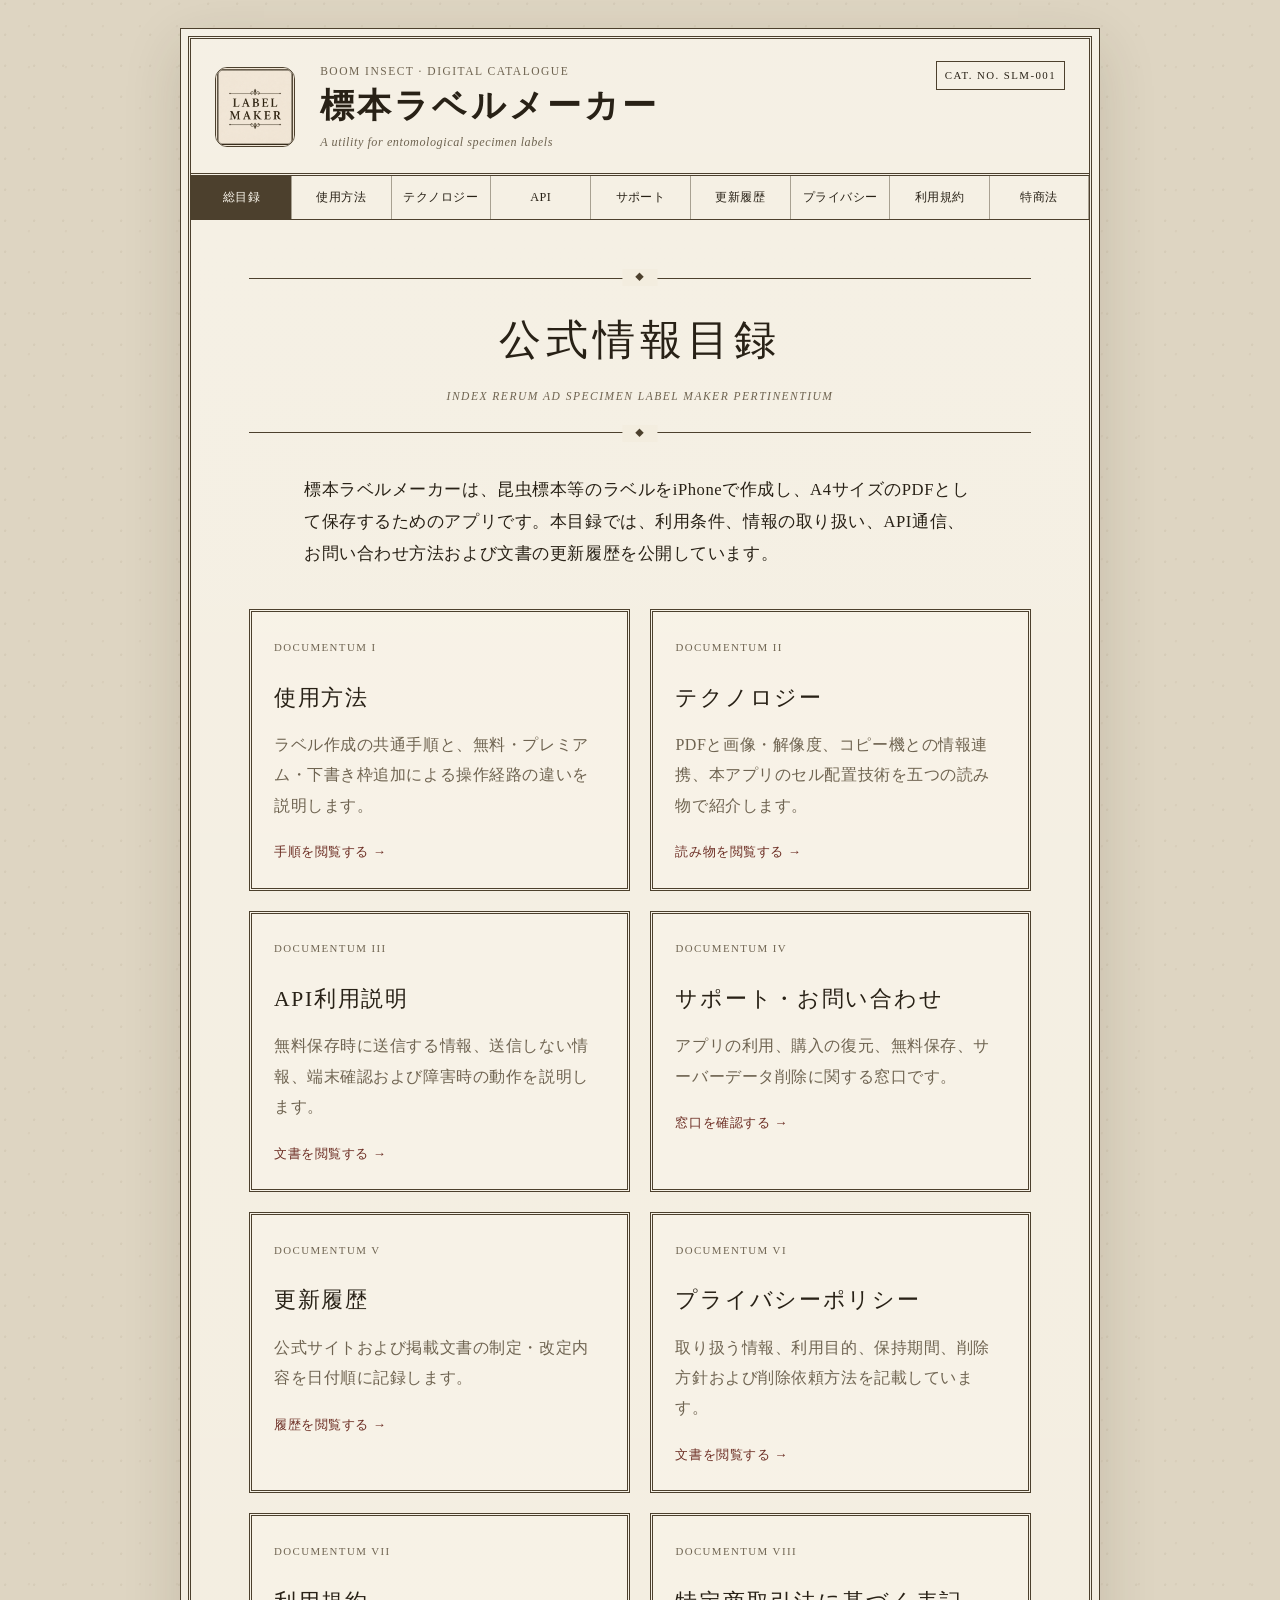
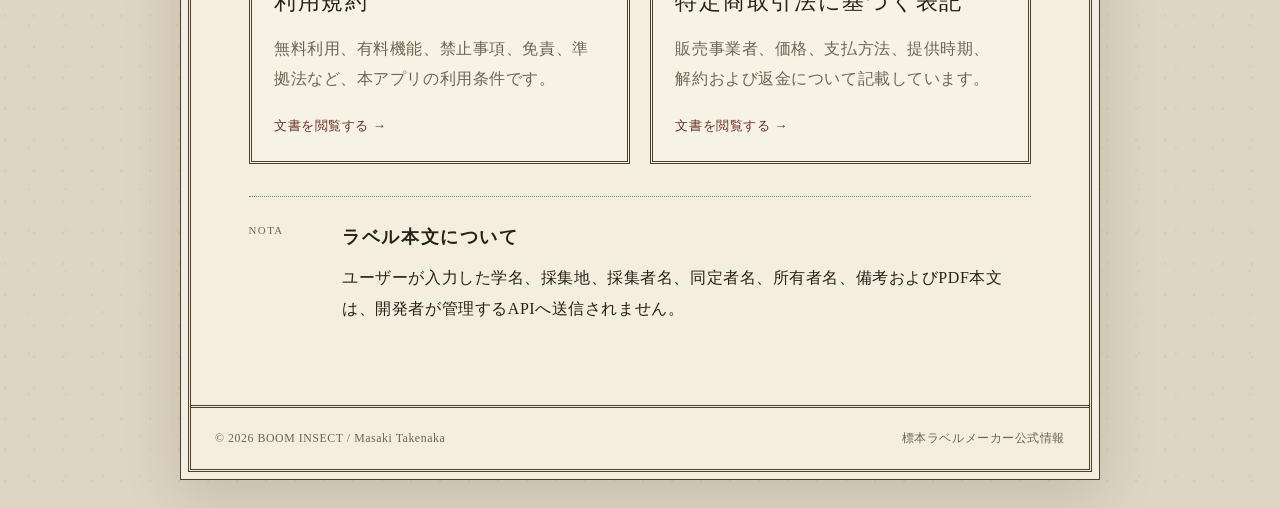
<file: index.html>
<!doctype html>
<html lang="ja">
<head>
  <meta charset="utf-8">
  <meta name="viewport" content="width=device-width, initial-scale=1">
  <meta name="description" content="標本ラベルメーカーの公式情報、利用規約、プライバシーポリシー、API利用説明、サポート窓口。">
  <title>標本ラベルメーカー | 公式情報</title>
  <link rel="icon" href="assets/app-icon.png">
  <link rel="stylesheet" href="styles.css?v=20260621-3">
</head>
<body>
  <a class="skip-link" href="#main">本文へ移動</a>
  <div class="sheet">
    <div class="inner-frame">
      <header class="masthead">
        <img class="app-mark" src="assets/app-icon.png" alt="標本ラベルメーカーのアイコン" width="80" height="80">
        <div>
          <p class="eyebrow">BOOM INSECT · Digital Catalogue</p>
          <p class="site-title">標本ラベルメーカー</p>
          <p class="site-subtitle">A utility for entomological specimen labels</p>
        </div>
        <p class="catalogue-number">Cat. No. SLM-001</p>
      </header>

      <nav class="site-nav" aria-label="主要ナビゲーション">
        <a href="index.html" aria-current="page">総目録</a>
        <a href="usage.html">使用方法</a>
        <a href="pdf-technology.html">テクノロジー</a>
        <a href="api.html">API</a>
        <a href="support.html">サポート</a>
        <a href="updates.html">更新履歴</a>
        <a href="privacy.html">プライバシー</a>
        <a href="terms.html">利用規約</a>
        <a href="commerce.html">特商法</a>
      </nav>

      <main id="main">
        <header class="document-head">
          <h1>公式情報目録</h1>
          <p class="latin-note">Index rerum ad Specimen Label Maker pertinentium</p>
        </header>

        <p class="lead">標本ラベルメーカーは、昆虫標本等のラベルをiPhoneで作成し、A4サイズのPDFとして保存するためのアプリです。本目録では、利用条件、情報の取り扱い、API通信、お問い合わせ方法および文書の更新履歴を公開しています。</p>

        <div class="index-grid">
          <a class="index-card" href="usage.html">
            <span class="section-number">Documentum I</span>
            <h2>使用方法</h2>
            <p>ラベル作成の共通手順と、無料・プレミアム・下書き枠追加による操作経路の違いを説明します。</p>
            <span class="read-more">手順を閲覧する →</span>
          </a>

          <a class="index-card" href="pdf-technology.html">
            <span class="section-number">Documentum II</span>
            <h2>テクノロジー</h2>
            <p>PDFと画像・解像度、コピー機との情報連携、本アプリのセル配置技術を五つの読み物で紹介します。</p>
            <span class="read-more">読み物を閲覧する →</span>
          </a>

          <a class="index-card" href="api.html">
            <span class="section-number">Documentum III</span>
            <h2>API利用説明</h2>
            <p>無料保存時に送信する情報、送信しない情報、端末確認および障害時の動作を説明します。</p>
            <span class="read-more">文書を閲覧する →</span>
          </a>

          <a class="index-card" href="support.html">
            <span class="section-number">Documentum IV</span>
            <h2>サポート・お問い合わせ</h2>
            <p>アプリの利用、購入の復元、無料保存、サーバーデータ削除に関する窓口です。</p>
            <span class="read-more">窓口を確認する →</span>
          </a>

          <a class="index-card" href="updates.html">
            <span class="section-number">Documentum V</span>
            <h2>更新履歴</h2>
            <p>公式サイトおよび掲載文書の制定・改定内容を日付順に記録します。</p>
            <span class="read-more">履歴を閲覧する →</span>
          </a>

          <a class="index-card" href="privacy.html">
            <span class="section-number">Documentum VI</span>
            <h2>プライバシーポリシー</h2>
            <p>取り扱う情報、利用目的、保持期間、削除方針および削除依頼方法を記載しています。</p>
            <span class="read-more">文書を閲覧する →</span>
          </a>

          <a class="index-card" href="terms.html">
            <span class="section-number">Documentum VII</span>
            <h2>利用規約</h2>
            <p>無料利用、有料機能、禁止事項、免責、準拠法など、本アプリの利用条件です。</p>
            <span class="read-more">文書を閲覧する →</span>
          </a>

          <a class="index-card" href="commerce.html">
            <span class="section-number">Documentum VIII</span>
            <h2>特定商取引法に基づく表記</h2>
            <p>販売事業者、価格、支払方法、提供時期、解約および返金について記載しています。</p>
            <span class="read-more">文書を閲覧する →</span>
          </a>
        </div>

        <section class="policy-section">
          <p class="section-number">Nota</p>
          <div>
            <h2>ラベル本文について</h2>
            <p>ユーザーが入力した学名、採集地、採集者名、同定者名、所有者名、備考およびPDF本文は、開発者が管理するAPIへ送信されません。</p>
          </div>
        </section>
      </main>

      <footer class="site-footer">
        <p>© 2026 BOOM INSECT / Masaki Takenaka</p>
        <p>標本ラベルメーカー公式情報</p>
      </footer>
    </div>
  </div>
</body>
</html>
</file>
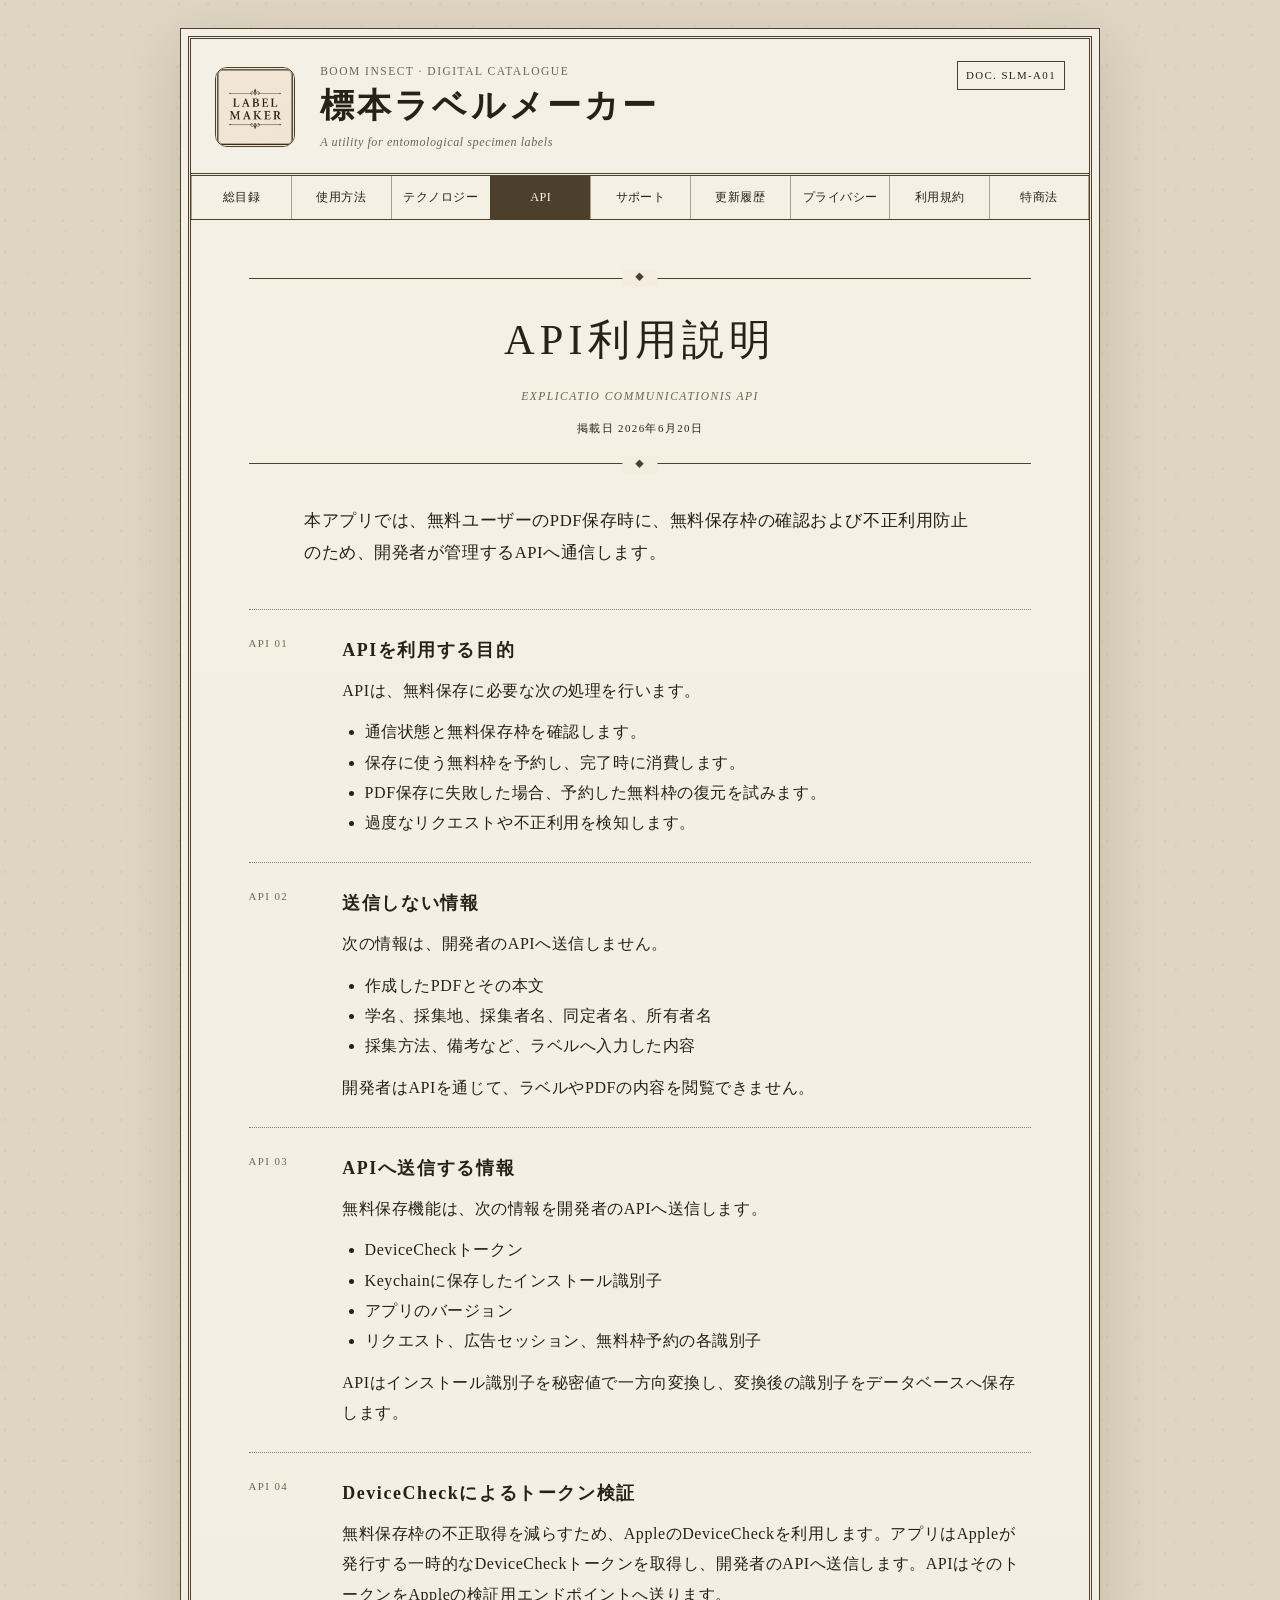
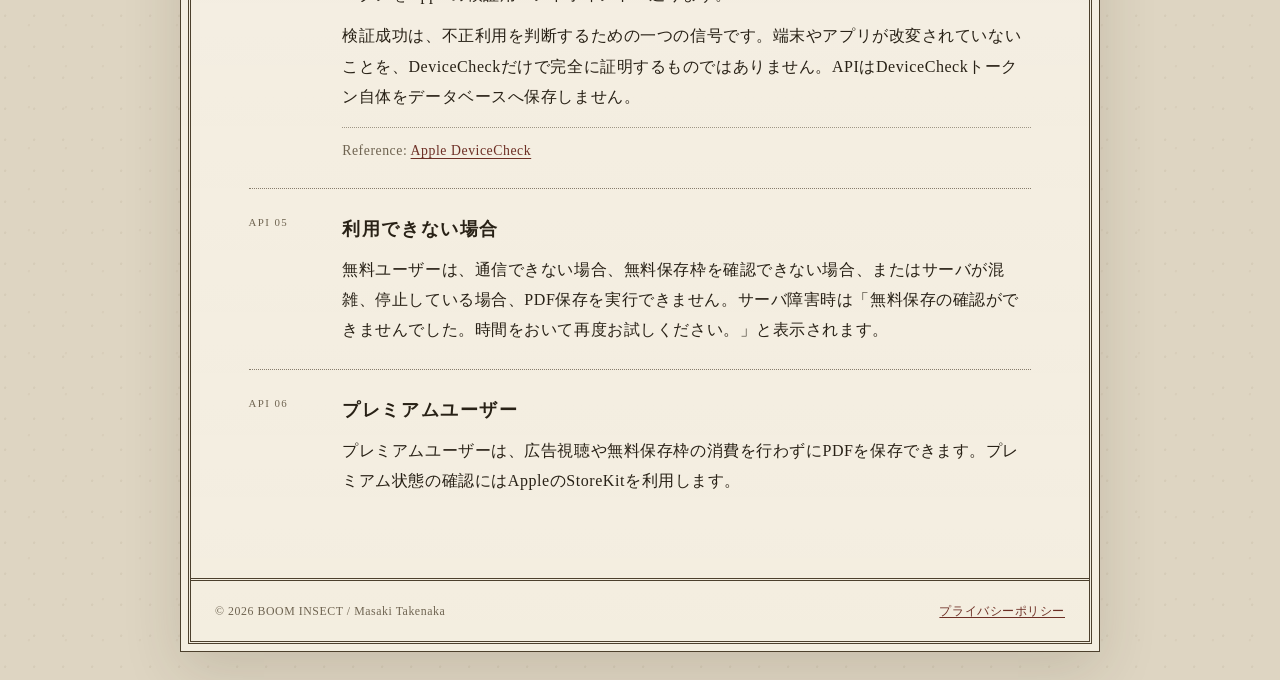
<file: api.html>
<!doctype html>
<html lang="ja">
<head>
  <meta charset="utf-8"><meta name="viewport" content="width=device-width, initial-scale=1">
  <meta name="description" content="標本ラベルメーカーの無料保存API利用説明。送信する情報、送信しない情報、DeviceCheckについて説明します。">
  <title>API利用説明 | 標本ラベルメーカー</title>
  <link rel="icon" href="assets/app-icon.png"><link rel="stylesheet" href="styles.css?v=20260621-3">
</head>
<body>
  <a class="skip-link" href="#main">本文へ移動</a>
  <div class="sheet"><div class="inner-frame">
    <header class="masthead"><img class="app-mark" src="assets/app-icon.png" alt="標本ラベルメーカーのアイコン" width="80" height="80"><div><p class="eyebrow">BOOM INSECT · Digital Catalogue</p><p class="site-title">標本ラベルメーカー</p><p class="site-subtitle">A utility for entomological specimen labels</p></div><p class="catalogue-number">Doc. SLM-A01</p></header>
    <nav class="site-nav" aria-label="主要ナビゲーション"><a href="index.html">総目録</a><a href="usage.html">使用方法</a><a href="pdf-technology.html">テクノロジー</a><a href="api.html" aria-current="page">API</a><a href="support.html">サポート</a><a href="updates.html">更新履歴</a><a href="privacy.html">プライバシー</a><a href="terms.html">利用規約</a><a href="commerce.html">特商法</a></nav>
    <main id="main">
      <header class="document-head"><h1>API利用説明</h1><p class="latin-note">Explicatio communicationis API</p><p class="date-line">掲載日 2026年6月20日</p></header>
      <p class="lead">本アプリでは、無料ユーザーのPDF保存時に、無料保存枠の確認および不正利用防止のため、開発者が管理するAPIへ通信します。</p>
      <section class="policy-section"><p class="section-number">API 01</p><div><h2>APIを利用する目的</h2><p>APIは、無料保存に必要な次の処理を行います。</p><ul><li>通信状態と無料保存枠を確認します。</li><li>保存に使う無料枠を予約し、完了時に消費します。</li><li>PDF保存に失敗した場合、予約した無料枠の復元を試みます。</li><li>過度なリクエストや不正利用を検知します。</li></ul></div></section>
      <section class="policy-section"><p class="section-number">API 02</p><div><h2>送信しない情報</h2><p>次の情報は、開発者のAPIへ送信しません。</p><ul><li>作成したPDFとその本文</li><li>学名、採集地、採集者名、同定者名、所有者名</li><li>採集方法、備考など、ラベルへ入力した内容</li></ul><p>開発者はAPIを通じて、ラベルやPDFの内容を閲覧できません。</p></div></section>
      <section class="policy-section"><p class="section-number">API 03</p><div><h2>APIへ送信する情報</h2><p>無料保存機能は、次の情報を開発者のAPIへ送信します。</p><ul><li>DeviceCheckトークン</li><li>Keychainに保存したインストール識別子</li><li>アプリのバージョン</li><li>リクエスト、広告セッション、無料枠予約の各識別子</li></ul><p>APIはインストール識別子を秘密値で一方向変換し、変換後の識別子をデータベースへ保存します。</p></div></section>
      <section class="policy-section"><p class="section-number">API 04</p><div><h2>DeviceCheckによるトークン検証</h2><p>無料保存枠の不正取得を減らすため、AppleのDeviceCheckを利用します。アプリはAppleが発行する一時的なDeviceCheckトークンを取得し、開発者のAPIへ送信します。APIはそのトークンをAppleの検証用エンドポイントへ送ります。</p><p>検証成功は、不正利用を判断するための一つの信号です。端末やアプリが改変されていないことを、DeviceCheckだけで完全に証明するものではありません。APIはDeviceCheckトークン自体をデータベースへ保存しません。</p><p class="source-note">Reference: <a href="https://developer.apple.com/documentation/devicecheck/accessing-and-modifying-per-device-data" rel="noopener noreferrer">Apple DeviceCheck</a></p></div></section>
      <section class="policy-section"><p class="section-number">API 05</p><div><h2>利用できない場合</h2><p>無料ユーザーは、通信できない場合、無料保存枠を確認できない場合、またはサーバが混雑、停止している場合、PDF保存を実行できません。サーバ障害時は「無料保存の確認ができませんでした。時間をおいて再度お試しください。」と表示されます。</p></div></section>
      <section class="policy-section"><p class="section-number">API 06</p><div><h2>プレミアムユーザー</h2><p>プレミアムユーザーは、広告視聴や無料保存枠の消費を行わずにPDFを保存できます。プレミアム状態の確認にはAppleのStoreKitを利用します。</p></div></section>
    </main>
    <footer class="site-footer"><p>© 2026 BOOM INSECT / Masaki Takenaka</p><p><a href="privacy.html">プライバシーポリシー</a></p></footer>
  </div></div>
</body>
</html>
</file>
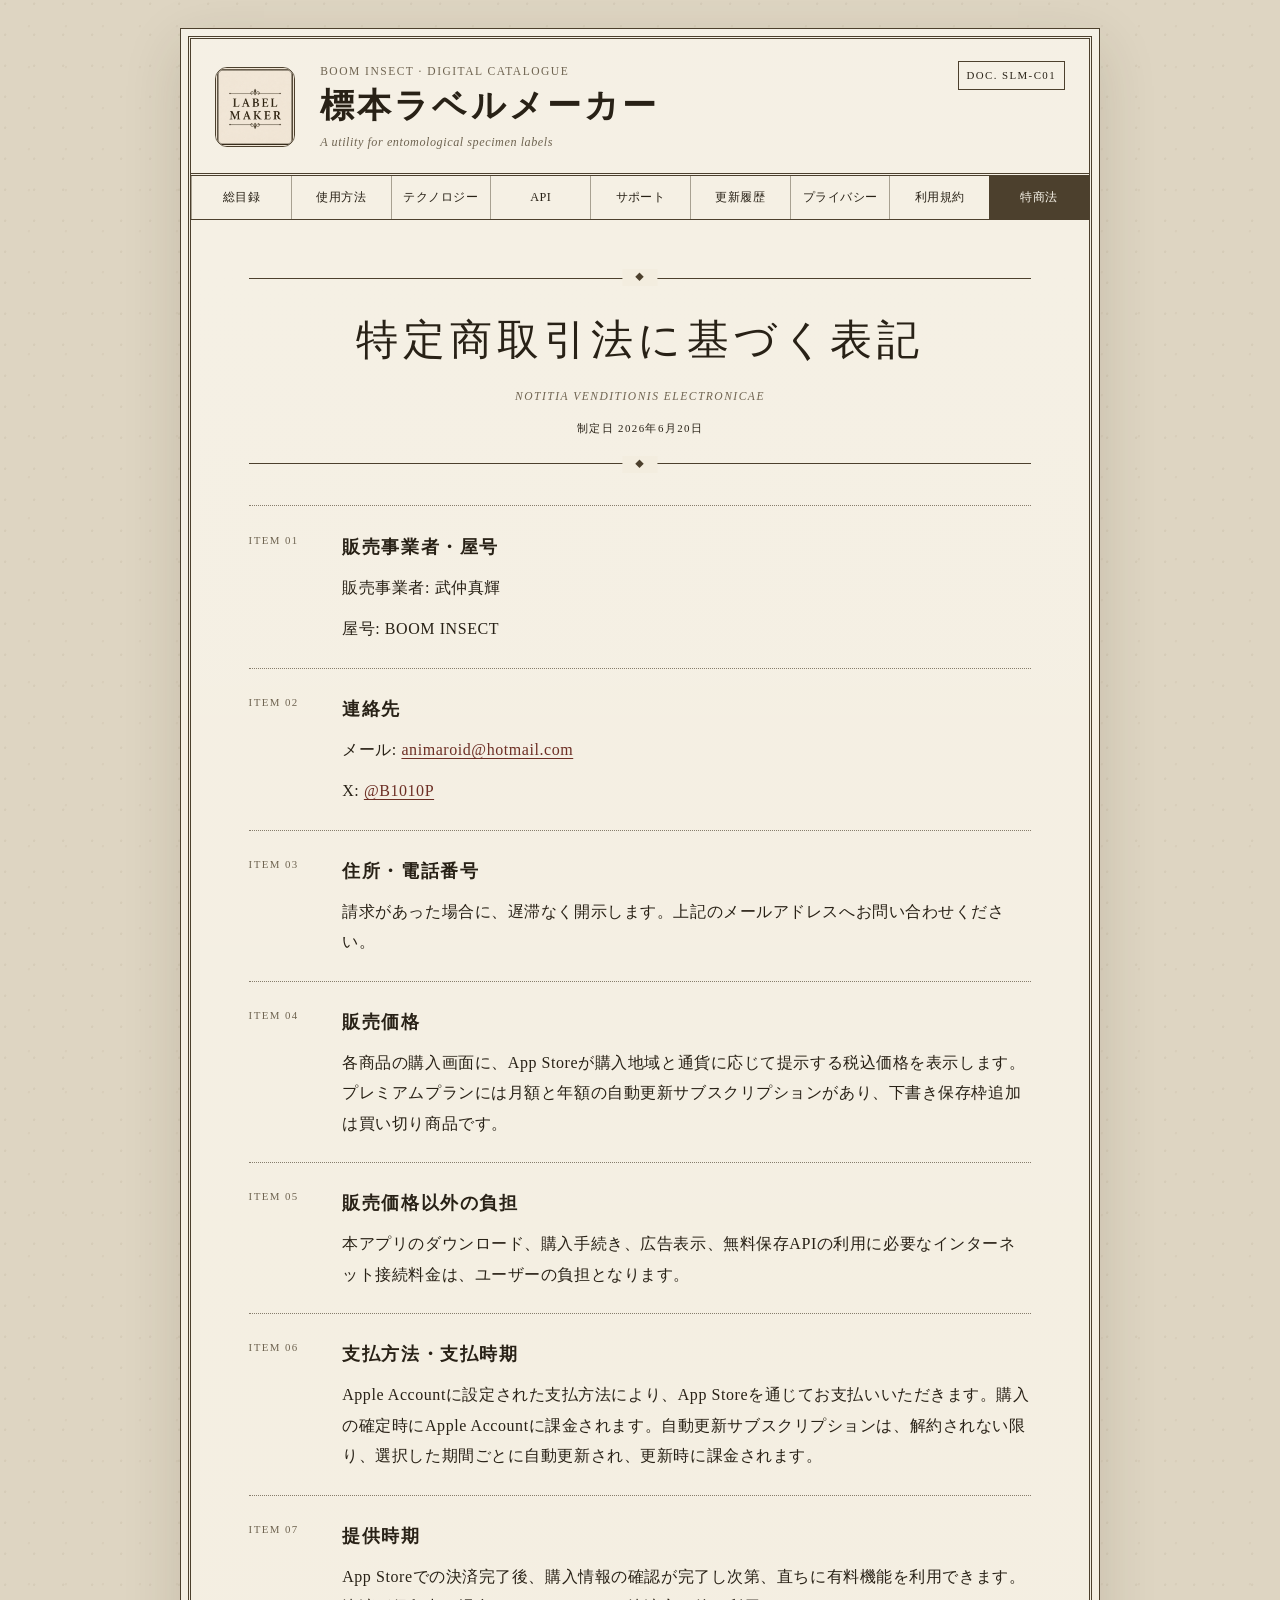
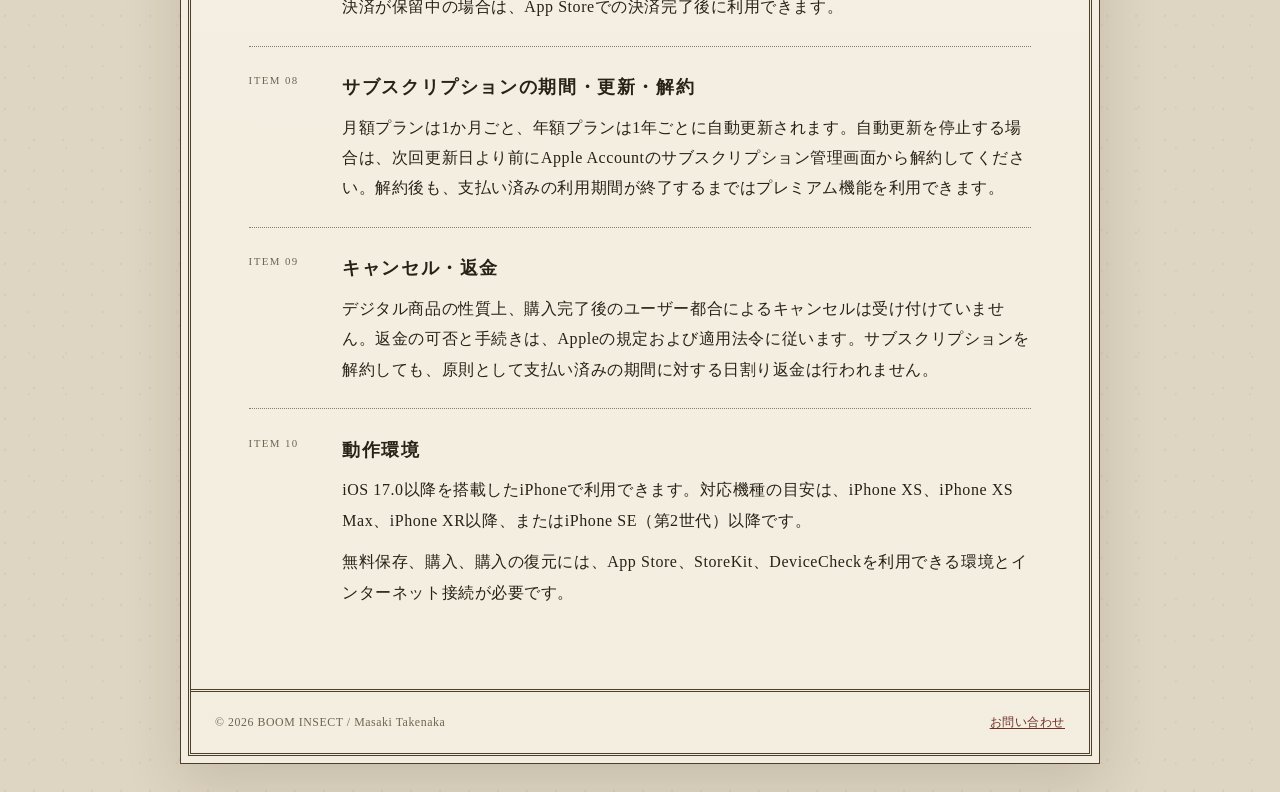
<file: commerce.html>
<!doctype html>
<html lang="ja">
<head>
  <meta charset="utf-8">
  <meta name="viewport" content="width=device-width, initial-scale=1">
  <meta name="description" content="標本ラベルメーカーの特定商取引法に基づく表記。販売事業者、価格、支払い、解約、返金について記載しています。">
  <title>特定商取引法に基づく表記 | 標本ラベルメーカー</title>
  <link rel="icon" href="assets/app-icon.png"><link rel="stylesheet" href="styles.css?v=20260621-3">
</head>
<body>
  <a class="skip-link" href="#main">本文へ移動</a>
  <div class="sheet"><div class="inner-frame">
    <header class="masthead"><img class="app-mark" src="assets/app-icon.png" alt="標本ラベルメーカーのアイコン" width="80" height="80"><div><p class="eyebrow">BOOM INSECT · Digital Catalogue</p><p class="site-title">標本ラベルメーカー</p><p class="site-subtitle">A utility for entomological specimen labels</p></div><p class="catalogue-number">Doc. SLM-C01</p></header>
    <nav class="site-nav" aria-label="主要ナビゲーション"><a href="index.html">総目録</a><a href="usage.html">使用方法</a><a href="pdf-technology.html">テクノロジー</a><a href="api.html">API</a><a href="support.html">サポート</a><a href="updates.html">更新履歴</a><a href="privacy.html">プライバシー</a><a href="terms.html">利用規約</a><a href="commerce.html" aria-current="page">特商法</a></nav>
    <main id="main">
      <header class="document-head"><h1>特定商取引法に基づく表記</h1><p class="latin-note">Notitia venditionis electronicae</p><p class="date-line">制定日 2026年6月20日</p></header>
      <section class="policy-section"><p class="section-number">Item 01</p><div><h2>販売事業者・屋号</h2><p>販売事業者: 武仲真輝</p><p>屋号: BOOM INSECT</p></div></section>
      <section class="policy-section"><p class="section-number">Item 02</p><div><h2>連絡先</h2><p>メール: <a href="mailto:animaroid@hotmail.com">animaroid@hotmail.com</a></p><p>X: <a href="https://x.com/B1010P" rel="noopener noreferrer">@B1010P</a></p></div></section>
      <section class="policy-section"><p class="section-number">Item 03</p><div><h2>住所・電話番号</h2><p>請求があった場合に、遅滞なく開示します。上記のメールアドレスへお問い合わせください。</p></div></section>
      <section class="policy-section"><p class="section-number">Item 04</p><div><h2>販売価格</h2><p>各商品の購入画面に、App Storeが購入地域と通貨に応じて提示する税込価格を表示します。プレミアムプランには月額と年額の自動更新サブスクリプションがあり、下書き保存枠追加は買い切り商品です。</p></div></section>
      <section class="policy-section"><p class="section-number">Item 05</p><div><h2>販売価格以外の負担</h2><p>本アプリのダウンロード、購入手続き、広告表示、無料保存APIの利用に必要なインターネット接続料金は、ユーザーの負担となります。</p></div></section>
      <section class="policy-section"><p class="section-number">Item 06</p><div><h2>支払方法・支払時期</h2><p>Apple Accountに設定された支払方法により、App Storeを通じてお支払いいただきます。購入の確定時にApple Accountに課金されます。自動更新サブスクリプションは、解約されない限り、選択した期間ごとに自動更新され、更新時に課金されます。</p></div></section>
      <section class="policy-section"><p class="section-number">Item 07</p><div><h2>提供時期</h2><p>App Storeでの決済完了後、購入情報の確認が完了し次第、直ちに有料機能を利用できます。決済が保留中の場合は、App Storeでの決済完了後に利用できます。</p></div></section>
      <section class="policy-section"><p class="section-number">Item 08</p><div><h2>サブスクリプションの期間・更新・解約</h2><p>月額プランは1か月ごと、年額プランは1年ごとに自動更新されます。自動更新を停止する場合は、次回更新日より前にApple Accountのサブスクリプション管理画面から解約してください。解約後も、支払い済みの利用期間が終了するまではプレミアム機能を利用できます。</p></div></section>
      <section class="policy-section"><p class="section-number">Item 09</p><div><h2>キャンセル・返金</h2><p>デジタル商品の性質上、購入完了後のユーザー都合によるキャンセルは受け付けていません。返金の可否と手続きは、Appleの規定および適用法令に従います。サブスクリプションを解約しても、原則として支払い済みの期間に対する日割り返金は行われません。</p></div></section>
      <section class="policy-section"><p class="section-number">Item 10</p><div><h2>動作環境</h2><p>iOS 17.0以降を搭載したiPhoneで利用できます。対応機種の目安は、iPhone XS、iPhone XS Max、iPhone XR以降、またはiPhone SE（第2世代）以降です。</p><p>無料保存、購入、購入の復元には、App Store、StoreKit、DeviceCheckを利用できる環境とインターネット接続が必要です。</p></div></section>
    </main>
    <footer class="site-footer"><p>© 2026 BOOM INSECT / Masaki Takenaka</p><p><a href="support.html">お問い合わせ</a></p></footer>
  </div></div>
</body>
</html>
</file>
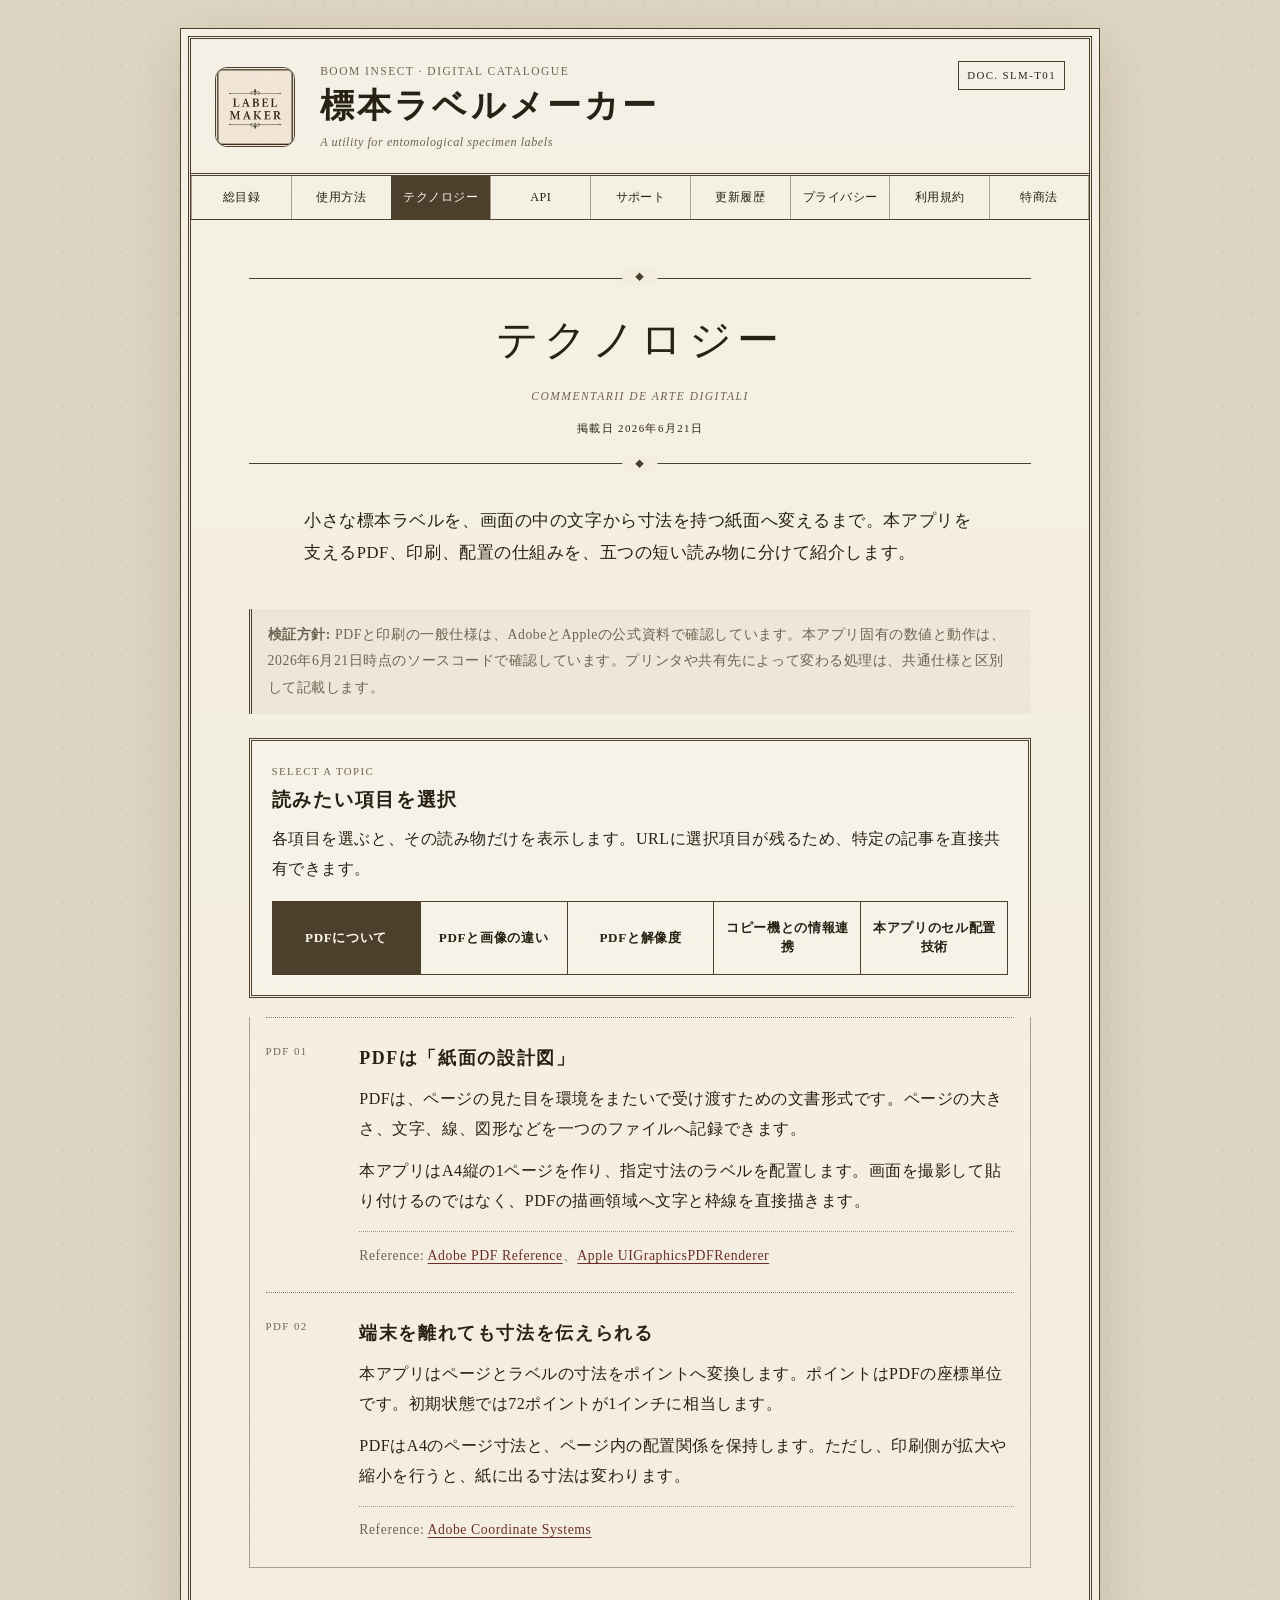
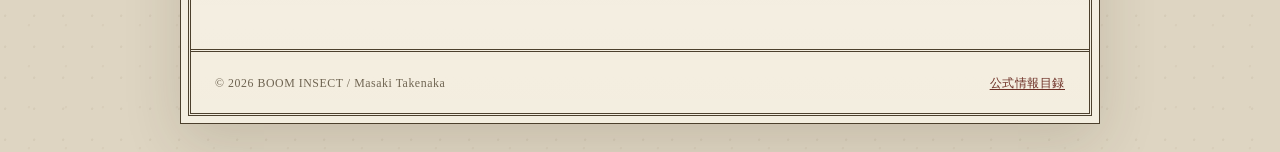
<file: pdf-technology.html>
<!doctype html>
<html lang="ja">
<head>
  <meta charset="utf-8">
  <meta name="viewport" content="width=device-width, initial-scale=1">
  <meta name="description" content="PDFの仕組み、画像や解像度との違い、コピー機との情報連携、標本ラベルメーカーのセル配置技術を解説します。">
  <title>テクノロジー | 標本ラベルメーカー</title>
  <link rel="icon" href="assets/app-icon.png">
  <link rel="stylesheet" href="styles.css?v=20260621-3">
  <script src="technology.js?v=20260621-1" defer></script>
</head>
<body>
  <a class="skip-link" href="#main">本文へ移動</a>
  <div class="sheet"><div class="inner-frame">
    <header class="masthead">
      <img class="app-mark" src="assets/app-icon.png" alt="標本ラベルメーカーのアイコン" width="80" height="80">
      <div><p class="eyebrow">BOOM INSECT · Digital Catalogue</p><p class="site-title">標本ラベルメーカー</p><p class="site-subtitle">A utility for entomological specimen labels</p></div>
      <p class="catalogue-number">Doc. SLM-T01</p>
    </header>
    <nav class="site-nav" aria-label="主要ナビゲーション"><a href="index.html">総目録</a><a href="usage.html">使用方法</a><a href="pdf-technology.html" aria-current="page">テクノロジー</a><a href="api.html">API</a><a href="support.html">サポート</a><a href="updates.html">更新履歴</a><a href="privacy.html">プライバシー</a><a href="terms.html">利用規約</a><a href="commerce.html">特商法</a></nav>
    <main id="main">
      <header class="document-head"><h1>テクノロジー</h1><p class="latin-note">Commentarii de arte digitali</p><p class="date-line">掲載日 2026年6月21日</p></header>
      <p class="lead">小さな標本ラベルを、画面の中の文字から寸法を持つ紙面へ変えるまで。本アプリを支えるPDF、印刷、配置の仕組みを、五つの短い読み物に分けて紹介します。</p>
      <p class="verification-note"><strong>検証方針:</strong> PDFと印刷の一般仕様は、AdobeとAppleの公式資料で確認しています。本アプリ固有の数値と動作は、2026年6月21日時点のソースコードで確認しています。プリンタや共有先によって変わる処理は、共通仕様と区別して記載します。</p>

      <section class="usage-branch" aria-labelledby="technology-topic-title">
        <p class="section-number">Select a topic</p>
        <h2 id="technology-topic-title">読みたい項目を選択</h2>
        <p>各項目を選ぶと、その読み物だけを表示します。URLに選択項目が残るため、特定の記事を直接共有できます。</p>
        <div class="usage-tabs technology-tabs" role="tablist" aria-label="技術記事">
          <button id="pdf-tab" class="usage-tab technology-tab" type="button" role="tab" aria-selected="true" aria-controls="pdf-article" data-topic="pdf">PDFについて</button>
          <button id="image-tab" class="usage-tab technology-tab" type="button" role="tab" aria-selected="false" aria-controls="image-article" data-topic="image" tabindex="-1">PDFと画像の違い</button>
          <button id="resolution-tab" class="usage-tab technology-tab" type="button" role="tab" aria-selected="false" aria-controls="resolution-article" data-topic="resolution" tabindex="-1">PDFと解像度</button>
          <button id="printer-tab" class="usage-tab technology-tab" type="button" role="tab" aria-selected="false" aria-controls="printer-article" data-topic="printer" tabindex="-1">コピー機との情報連携</button>
          <button id="layout-tab" class="usage-tab technology-tab" type="button" role="tab" aria-selected="false" aria-controls="layout-article" data-topic="layout" tabindex="-1">本アプリのセル配置技術</button>
        </div>
      </section>

      <article id="pdf-article" class="usage-panel technology-article" role="tabpanel" aria-labelledby="pdf-tab" data-topic-panel="pdf">
        <section class="policy-section">
          <p class="section-number">PDF 01</p>
          <div>
            <h2>PDFは「紙面の設計図」</h2>
            <p>PDFは、ページの見た目を環境をまたいで受け渡すための文書形式です。ページの大きさ、文字、線、図形などを一つのファイルへ記録できます。</p>
            <p>本アプリはA4縦の1ページを作り、指定寸法のラベルを配置します。画面を撮影して貼り付けるのではなく、PDFの描画領域へ文字と枠線を直接描きます。</p>
            <p class="source-note">Reference: <a href="https://opensource.adobe.com/dc-acrobat-sdk-docs/pdfstandards/pdfreference1.6.pdf" rel="noopener noreferrer">Adobe PDF Reference</a>、<a href="https://developer.apple.com/documentation/uikit/uigraphicspdfrenderer" rel="noopener noreferrer">Apple UIGraphicsPDFRenderer</a></p>
          </div>
        </section>
        <section class="policy-section">
          <p class="section-number">PDF 02</p>
          <div>
            <h2>端末を離れても寸法を伝えられる</h2>
            <p>本アプリはページとラベルの寸法をポイントへ変換します。ポイントはPDFの座標単位です。初期状態では72ポイントが1インチに相当します。</p>
            <p>PDFはA4のページ寸法と、ページ内の配置関係を保持します。ただし、印刷側が拡大や縮小を行うと、紙に出る寸法は変わります。</p>
            <p class="source-note">Reference: <a href="https://opensource.adobe.com/dc-acrobat-sdk-docs/library/interapp/IAC_API_CoordinateSystems.html" rel="noopener noreferrer">Adobe Coordinate Systems</a></p>
          </div>
        </section>
      </article>

      <article id="image-article" class="usage-panel technology-article" role="tabpanel" aria-labelledby="image-tab" data-topic-panel="image">
        <section class="policy-section">
          <p class="section-number">Image 01</p>
          <div>
            <h2>画像は画素、PDFは描画命令</h2>
            <p>PNGやJPEGなどの画像は、画素の集まりです。大きく引き伸ばすと、輪郭が粗く見えることがあります。</p>
            <p>本アプリは、ラベル全体を一枚の画像に変換してPDFへ貼り付けてはいません。文字と枠線をPDFの描画領域へ直接描くため、画面写真を拡大する場合とは性質が異なります。</p>
          </div>
        </section>
        <section class="policy-section">
          <p class="section-number">Image 02</p>
          <div>
            <h2>どちらが優れているかではなく、役割が違う</h2>
            <p>画像とPDFは用途が異なります。写真には画像形式が適しています。寸法を持つ紙面や文字、細い線にはPDFが適しています。</p>
            <p>PDFの中に画像を置くこともできます。その場合、画像部分の精細さは元の画素数と配置寸法に左右されます。現在の本アプリは、ラベル本文へ写真やスキャン画像を埋め込んでいません。</p>
          </div>
        </section>
      </article>

      <article id="resolution-article" class="usage-panel technology-article" role="tabpanel" aria-labelledby="resolution-tab" data-topic-panel="resolution">
        <section class="policy-section">
          <p class="section-number">Resolution 01</p>
          <div>
            <h2>PDFそのものに一律のDPIはない</h2>
            <p>本アプリはA4縦の210 × 297 mmをポイントへ変換します。作成するページは約595 × 842 ptです。ラベルの幅と高さも、mmからポイントへ変換します。</p>
            <p>ページ全体を一枚の画像として保存していないため、PDF全体に一律の「300 DPI」や「600 DPI」を設定していません。</p>
            <p class="source-note">Reference: <a href="https://opensource.adobe.com/dc-acrobat-sdk-docs/library/interapp/IAC_API_CoordinateSystems.html" rel="noopener noreferrer">Adobe Coordinate Systems</a>、アプリ内のA4・mm変換定数</p>
          </div>
        </section>
        <section class="policy-section">
          <p class="section-number">Resolution 02</p>
          <div>
            <h2>DPIは出力時に具体化する</h2>
            <ul>
              <li><strong>画面表示:</strong> PDF表示機能が、画面密度と表示倍率に応じて画面用の画素へ変換します。</li>
              <li><strong>印刷:</strong> 印刷システムとプリンタが、機器と設定に応じて印刷用の点へ変換します。</li>
              <li><strong>画像への変換:</strong> PNGやJPEGへ書き出す時点で、指定したDPIまたは縦横の画素数に従って画像化されます。</li>
            </ul>
            <p>A4全体を画像化する目安は、300 DPIで約2480 × 3508 pxです。600 DPIでは約4961 × 7016 pxです。これらは画像化するときの画素数であり、PDFに固定された画素数ではありません。</p>
          </div>
        </section>
      </article>

      <article id="printer-article" class="usage-panel technology-article" role="tabpanel" aria-labelledby="printer-tab" data-topic-panel="printer">
        <section class="policy-section">
          <p class="section-number">Print 01</p>
          <div>
            <h2>アプリから紙までの情報の流れ</h2>
            <p>本アプリは、共有メニューへPDFファイルを渡します。そこからAirPrintを選ぶ場合は、iOSの印刷機能が印刷ジョブを管理します。他の印刷アプリへ渡すこともできます。</p>
            <p>PDFのページは、印刷の途中で機器が出力できる点の集まりへ変換されます。この処理をどこで、どの設定で行うかは、印刷アプリ、通信方式、プリンタやコピー機によって異なります。本アプリは印字装置を直接制御しません。</p>
            <p class="source-note">Reference: <a href="https://developer.apple.com/airprint/" rel="noopener noreferrer">Apple AirPrint</a>、<a href="https://developer.apple.com/documentation/uikit/uiprintinteractioncontroller" rel="noopener noreferrer">Apple UIPrintInteractionController</a></p>
          </div>
        </section>
        <section class="policy-section">
          <p class="section-number">Print 02</p>
          <div>
            <h2>PDFが伝える情報、伝えない情報</h2>
            <p>PDFはA4のページ寸法、ラベルの位置、文字、枠線を保持します。用紙トレイ、両面印刷、濃度、機器固有の補正は、印刷画面または機器側で決まります。コピー機が、学名や採集地を個別の項目として受け取るわけではありません。</p>
            <p>寸法を優先する場合はA4を選び、拡大縮小を行わない設定を選んでください。設定名は印刷アプリや機器によって異なります。「実際のサイズ」または「100%」と表示される場合があります。試し印刷後にラベルを実測してください。</p>
          </div>
        </section>
      </article>

      <article id="layout-article" class="usage-panel technology-article" role="tabpanel" aria-labelledby="layout-tab" data-topic-panel="layout">
        <section class="policy-section">
          <p class="section-number">Layout 01</p>
          <div>
            <h2>mmをポイントへ変換して並べる</h2>
            <p>本アプリでは1 mmを2.8346 ptとして扱い、A4の210 × 297 mmをPDF座標へ変換します。紙面の四辺には10 mmの余白を設け、その内側をセルの配置領域とします。各セルの幅と高さも、入力されたmmからポイントへ変換されます。</p>
            <p>配置は入力順に左から右へ進みます。右端の余白を越えるセルは次の行の左端へ送り、行の高さには、その行で最も背の高いセルを使います。異なる高さのラベルが混在しても、次の行と重ならないための仕組みです。</p>
          </div>
        </section>
        <section class="policy-section">
          <p class="section-number">Layout 02</p>
          <div>
            <h2>種類ごとのまとまりと1ページの上限</h2>
            <p>データラベル、同定ラベルなどラベルの種類が変わる箇所では、新しい行へ移り、まとまりの間へ4 mmの間隔を設けます。同じ種類のセル同士には追加のすき間を設けず、枠線を隣接させて配置します。</p>
            <p>下端の10 mm余白を越えるセルに到達すると、そこで配置を終了します。本アプリは一つのPDFへA4の1ページだけを作るため、自動的に2ページ目を追加しません。収まらない場合は、プレビューで枚数や寸法を調整します。</p>
          </div>
        </section>
        <section class="policy-section">
          <p class="section-number">Layout 03</p>
          <div>
            <h2>プレビューと保存PDFを同じ計算へ寄せる</h2>
            <p>A4プレビューは、保存時と同じPDF描画処理とセル配置計算から文書を作り、PDF表示機能で画面へ表示します。セルをタップした位置の判定にも同じ配置結果を使います。画面上の配置、タップ対象、保存PDFの座標が別々の計算でずれないようにするためです。</p>
            <p>各セルでは指定位置に枠線を描き、内側へわずかな余白を取って文字を配置します。ただし、文字量がセル寸法を超えれば切れる可能性があります。配置計算が収まりを保証するのはセルの外形であり、本文の可読性はプレビューと警告を見て調整する必要があります。</p>
          </div>
        </section>
      </article>
    </main>
    <footer class="site-footer"><p>© 2026 BOOM INSECT / Masaki Takenaka</p><p><a href="index.html">公式情報目録</a></p></footer>
  </div></div>
</body>
</html>
</file>
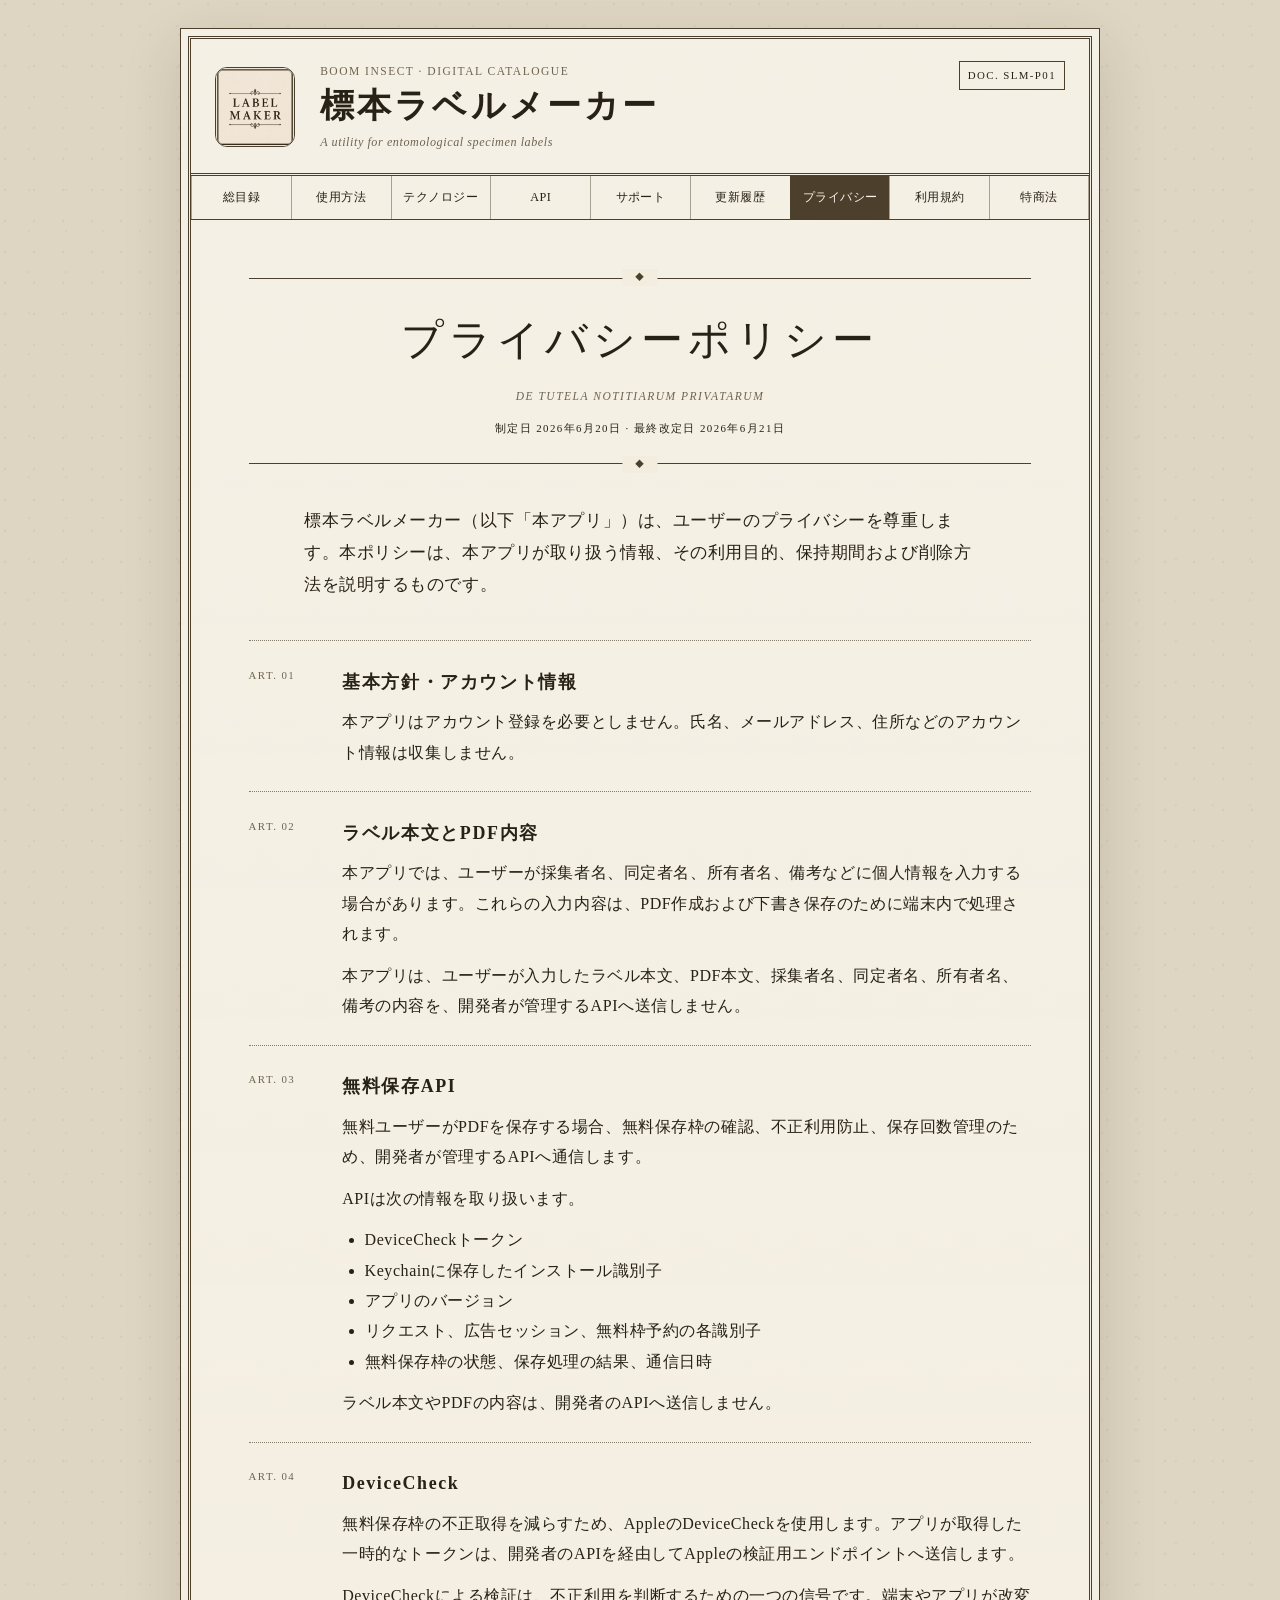
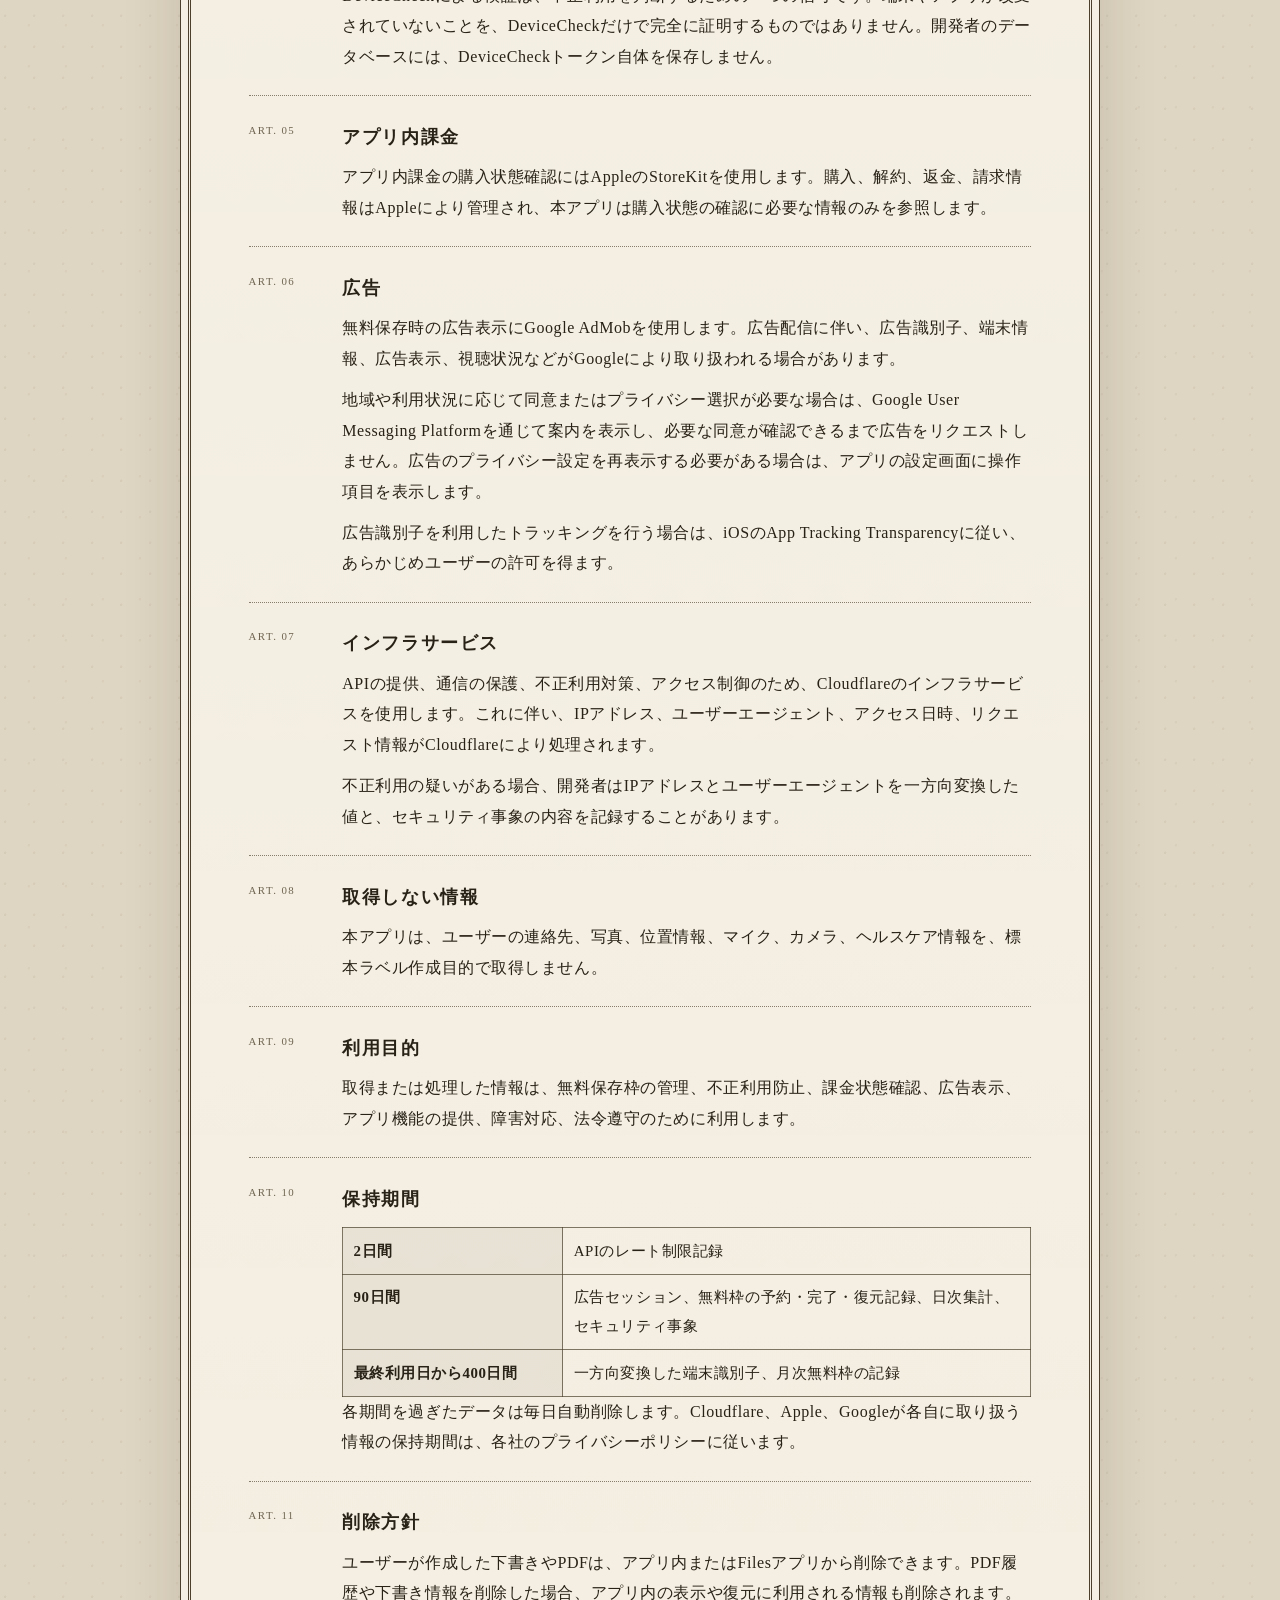
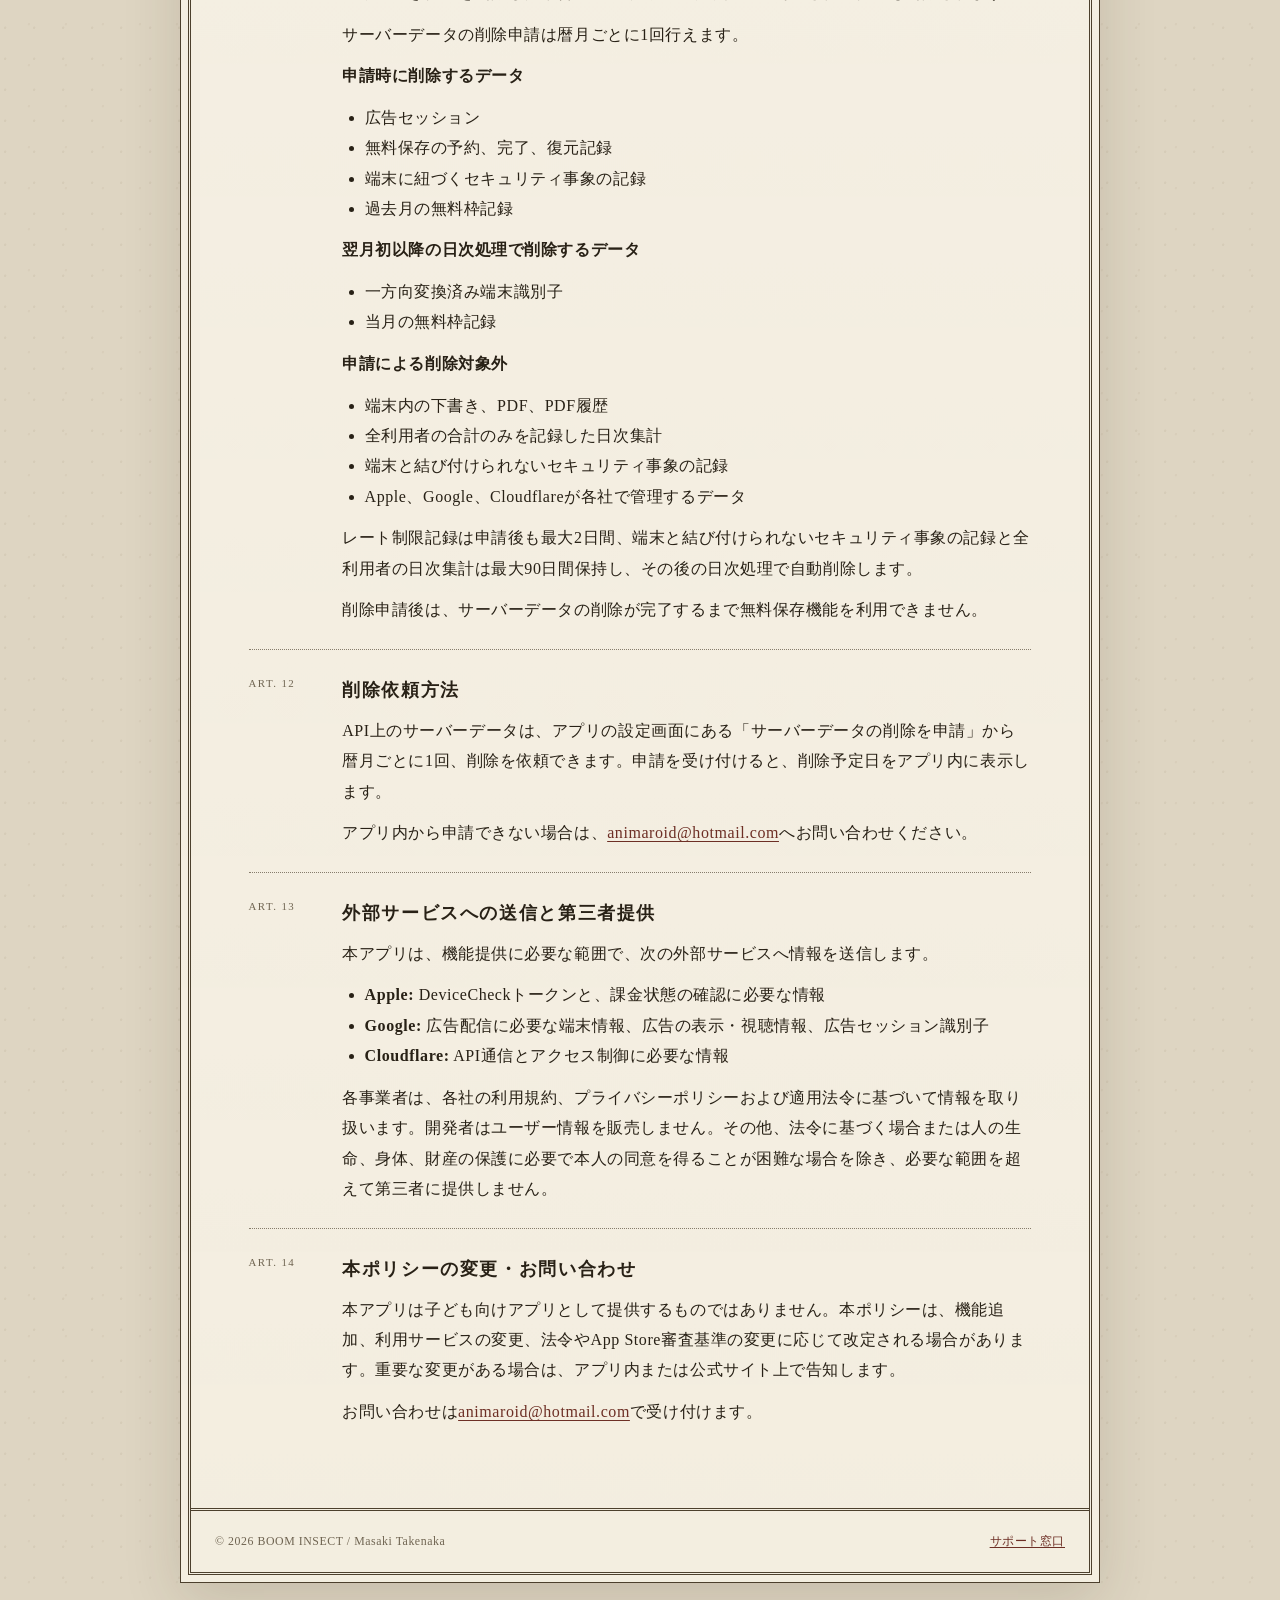
<file: privacy.html>
<!doctype html>
<html lang="ja">
<head>
  <meta charset="utf-8">
  <meta name="viewport" content="width=device-width, initial-scale=1">
  <meta name="description" content="標本ラベルメーカーのプライバシーポリシー。情報の利用目的、保持期間、削除方針、削除依頼方法を記載しています。">
  <title>プライバシーポリシー | 標本ラベルメーカー</title>
  <link rel="icon" href="assets/app-icon.png">
  <link rel="stylesheet" href="styles.css?v=20260621-3">
</head>
<body>
  <a class="skip-link" href="#main">本文へ移動</a>
  <div class="sheet">
    <div class="inner-frame">
      <header class="masthead">
        <img class="app-mark" src="assets/app-icon.png" alt="標本ラベルメーカーのアイコン" width="80" height="80">
        <div>
          <p class="eyebrow">BOOM INSECT · Digital Catalogue</p>
          <p class="site-title">標本ラベルメーカー</p>
          <p class="site-subtitle">A utility for entomological specimen labels</p>
        </div>
        <p class="catalogue-number">Doc. SLM-P01</p>
      </header>

      <nav class="site-nav" aria-label="主要ナビゲーション">
        <a href="index.html">総目録</a>
        <a href="usage.html">使用方法</a>
        <a href="pdf-technology.html">テクノロジー</a>
        <a href="api.html">API</a>
        <a href="support.html">サポート</a>
        <a href="updates.html">更新履歴</a>
        <a href="privacy.html" aria-current="page">プライバシー</a>
        <a href="terms.html">利用規約</a>
        <a href="commerce.html">特商法</a>
      </nav>

      <main id="main">
        <header class="document-head">
          <h1>プライバシーポリシー</h1>
          <p class="latin-note">De tutela notitiarum privatarum</p>
          <p class="date-line">制定日 2026年6月20日 · 最終改定日 2026年6月21日</p>
        </header>

        <p class="lead">標本ラベルメーカー（以下「本アプリ」）は、ユーザーのプライバシーを尊重します。本ポリシーは、本アプリが取り扱う情報、その利用目的、保持期間および削除方法を説明するものです。</p>

        <section class="policy-section">
          <p class="section-number">Art. 01</p>
          <div>
            <h2>基本方針・アカウント情報</h2>
            <p>本アプリはアカウント登録を必要としません。氏名、メールアドレス、住所などのアカウント情報は収集しません。</p>
          </div>
        </section>

        <section class="policy-section">
          <p class="section-number">Art. 02</p>
          <div>
            <h2>ラベル本文とPDF内容</h2>
            <p>本アプリでは、ユーザーが採集者名、同定者名、所有者名、備考などに個人情報を入力する場合があります。これらの入力内容は、PDF作成および下書き保存のために端末内で処理されます。</p>
            <p>本アプリは、ユーザーが入力したラベル本文、PDF本文、採集者名、同定者名、所有者名、備考の内容を、開発者が管理するAPIへ送信しません。</p>
          </div>
        </section>

        <section class="policy-section">
          <p class="section-number">Art. 03</p>
          <div>
            <h2>無料保存API</h2>
            <p>無料ユーザーがPDFを保存する場合、無料保存枠の確認、不正利用防止、保存回数管理のため、開発者が管理するAPIへ通信します。</p>
            <p>APIは次の情報を取り扱います。</p>
            <ul>
              <li>DeviceCheckトークン</li>
              <li>Keychainに保存したインストール識別子</li>
              <li>アプリのバージョン</li>
              <li>リクエスト、広告セッション、無料枠予約の各識別子</li>
              <li>無料保存枠の状態、保存処理の結果、通信日時</li>
            </ul>
            <p>ラベル本文やPDFの内容は、開発者のAPIへ送信しません。</p>
          </div>
        </section>

        <section class="policy-section">
          <p class="section-number">Art. 04</p>
          <div>
            <h2>DeviceCheck</h2>
            <p>無料保存枠の不正取得を減らすため、AppleのDeviceCheckを使用します。アプリが取得した一時的なトークンは、開発者のAPIを経由してAppleの検証用エンドポイントへ送信します。</p>
            <p>DeviceCheckによる検証は、不正利用を判断するための一つの信号です。端末やアプリが改変されていないことを、DeviceCheckだけで完全に証明するものではありません。開発者のデータベースには、DeviceCheckトークン自体を保存しません。</p>
          </div>
        </section>

        <section class="policy-section">
          <p class="section-number">Art. 05</p>
          <div>
            <h2>アプリ内課金</h2>
            <p>アプリ内課金の購入状態確認にはAppleのStoreKitを使用します。購入、解約、返金、請求情報はAppleにより管理され、本アプリは購入状態の確認に必要な情報のみを参照します。</p>
          </div>
        </section>

        <section class="policy-section">
          <p class="section-number">Art. 06</p>
          <div>
            <h2>広告</h2>
            <p>無料保存時の広告表示にGoogle AdMobを使用します。広告配信に伴い、広告識別子、端末情報、広告表示、視聴状況などがGoogleにより取り扱われる場合があります。</p>
            <p>地域や利用状況に応じて同意またはプライバシー選択が必要な場合は、Google User Messaging Platformを通じて案内を表示し、必要な同意が確認できるまで広告をリクエストしません。広告のプライバシー設定を再表示する必要がある場合は、アプリの設定画面に操作項目を表示します。</p>
            <p>広告識別子を利用したトラッキングを行う場合は、iOSのApp Tracking Transparencyに従い、あらかじめユーザーの許可を得ます。</p>
          </div>
        </section>

        <section class="policy-section">
          <p class="section-number">Art. 07</p>
          <div>
            <h2>インフラサービス</h2>
            <p>APIの提供、通信の保護、不正利用対策、アクセス制御のため、Cloudflareのインフラサービスを使用します。これに伴い、IPアドレス、ユーザーエージェント、アクセス日時、リクエスト情報がCloudflareにより処理されます。</p>
            <p>不正利用の疑いがある場合、開発者はIPアドレスとユーザーエージェントを一方向変換した値と、セキュリティ事象の内容を記録することがあります。</p>
          </div>
        </section>

        <section class="policy-section">
          <p class="section-number">Art. 08</p>
          <div>
            <h2>取得しない情報</h2>
            <p>本アプリは、ユーザーの連絡先、写真、位置情報、マイク、カメラ、ヘルスケア情報を、標本ラベル作成目的で取得しません。</p>
          </div>
        </section>

        <section class="policy-section">
          <p class="section-number">Art. 09</p>
          <div>
            <h2>利用目的</h2>
            <p>取得または処理した情報は、無料保存枠の管理、不正利用防止、課金状態確認、広告表示、アプリ機能の提供、障害対応、法令遵守のために利用します。</p>
          </div>
        </section>

        <section class="policy-section">
          <p class="section-number">Art. 10</p>
          <div>
            <h2>保持期間</h2>
            <table class="retention-table">
              <tbody>
                <tr>
                  <th scope="row">2日間</th>
                  <td>APIのレート制限記録</td>
                </tr>
                <tr>
                  <th scope="row">90日間</th>
                  <td>広告セッション、無料枠の予約・完了・復元記録、日次集計、セキュリティ事象</td>
                </tr>
                <tr>
                  <th scope="row">最終利用日から400日間</th>
                  <td>一方向変換した端末識別子、月次無料枠の記録</td>
                </tr>
              </tbody>
            </table>
            <p>各期間を過ぎたデータは毎日自動削除します。Cloudflare、Apple、Googleが各自に取り扱う情報の保持期間は、各社のプライバシーポリシーに従います。</p>
          </div>
        </section>

        <section class="policy-section">
          <p class="section-number">Art. 11</p>
          <div>
            <h2>削除方針</h2>
            <p>ユーザーが作成した下書きやPDFは、アプリ内またはFilesアプリから削除できます。PDF履歴や下書き情報を削除した場合、アプリ内の表示や復元に利用される情報も削除されます。</p>
            <p>サーバーデータの削除申請は暦月ごとに1回行えます。</p>
            <p><strong>申請時に削除するデータ</strong></p>
            <ul>
              <li>広告セッション</li>
              <li>無料保存の予約、完了、復元記録</li>
              <li>端末に紐づくセキュリティ事象の記録</li>
              <li>過去月の無料枠記録</li>
            </ul>
            <p><strong>翌月初以降の日次処理で削除するデータ</strong></p>
            <ul>
              <li>一方向変換済み端末識別子</li>
              <li>当月の無料枠記録</li>
            </ul>
            <p><strong>申請による削除対象外</strong></p>
            <ul>
              <li>端末内の下書き、PDF、PDF履歴</li>
              <li>全利用者の合計のみを記録した日次集計</li>
              <li>端末と結び付けられないセキュリティ事象の記録</li>
              <li>Apple、Google、Cloudflareが各社で管理するデータ</li>
            </ul>
            <p>レート制限記録は申請後も最大2日間、端末と結び付けられないセキュリティ事象の記録と全利用者の日次集計は最大90日間保持し、その後の日次処理で自動削除します。</p>
            <p>削除申請後は、サーバーデータの削除が完了するまで無料保存機能を利用できません。</p>
          </div>
        </section>

        <section class="policy-section" id="deletion-request">
          <p class="section-number">Art. 12</p>
          <div>
            <h2>削除依頼方法</h2>
            <p>API上のサーバーデータは、アプリの設定画面にある「サーバーデータの削除を申請」から暦月ごとに1回、削除を依頼できます。申請を受け付けると、削除予定日をアプリ内に表示します。</p>
            <p>アプリ内から申請できない場合は、<a href="mailto:animaroid@hotmail.com?subject=標本ラベルメーカー%20サーバーデータ削除依頼">animaroid@hotmail.com</a>へお問い合わせください。</p>
          </div>
        </section>

        <section class="policy-section">
          <p class="section-number">Art. 13</p>
          <div>
            <h2>外部サービスへの送信と第三者提供</h2>
            <p>本アプリは、機能提供に必要な範囲で、次の外部サービスへ情報を送信します。</p>
            <ul>
              <li><strong>Apple:</strong> DeviceCheckトークンと、課金状態の確認に必要な情報</li>
              <li><strong>Google:</strong> 広告配信に必要な端末情報、広告の表示・視聴情報、広告セッション識別子</li>
              <li><strong>Cloudflare:</strong> API通信とアクセス制御に必要な情報</li>
            </ul>
            <p>各事業者は、各社の利用規約、プライバシーポリシーおよび適用法令に基づいて情報を取り扱います。開発者はユーザー情報を販売しません。その他、法令に基づく場合または人の生命、身体、財産の保護に必要で本人の同意を得ることが困難な場合を除き、必要な範囲を超えて第三者に提供しません。</p>
          </div>
        </section>

        <section class="policy-section">
          <p class="section-number">Art. 14</p>
          <div>
            <h2>本ポリシーの変更・お問い合わせ</h2>
            <p>本アプリは子ども向けアプリとして提供するものではありません。本ポリシーは、機能追加、利用サービスの変更、法令やApp Store審査基準の変更に応じて改定される場合があります。重要な変更がある場合は、アプリ内または公式サイト上で告知します。</p>
            <p>お問い合わせは<a href="mailto:animaroid@hotmail.com">animaroid@hotmail.com</a>で受け付けます。</p>
          </div>
        </section>
      </main>

      <footer class="site-footer">
        <p>© 2026 BOOM INSECT / Masaki Takenaka</p>
        <p><a href="support.html">サポート窓口</a></p>
      </footer>
    </div>
  </div>
</body>
</html>
</file>
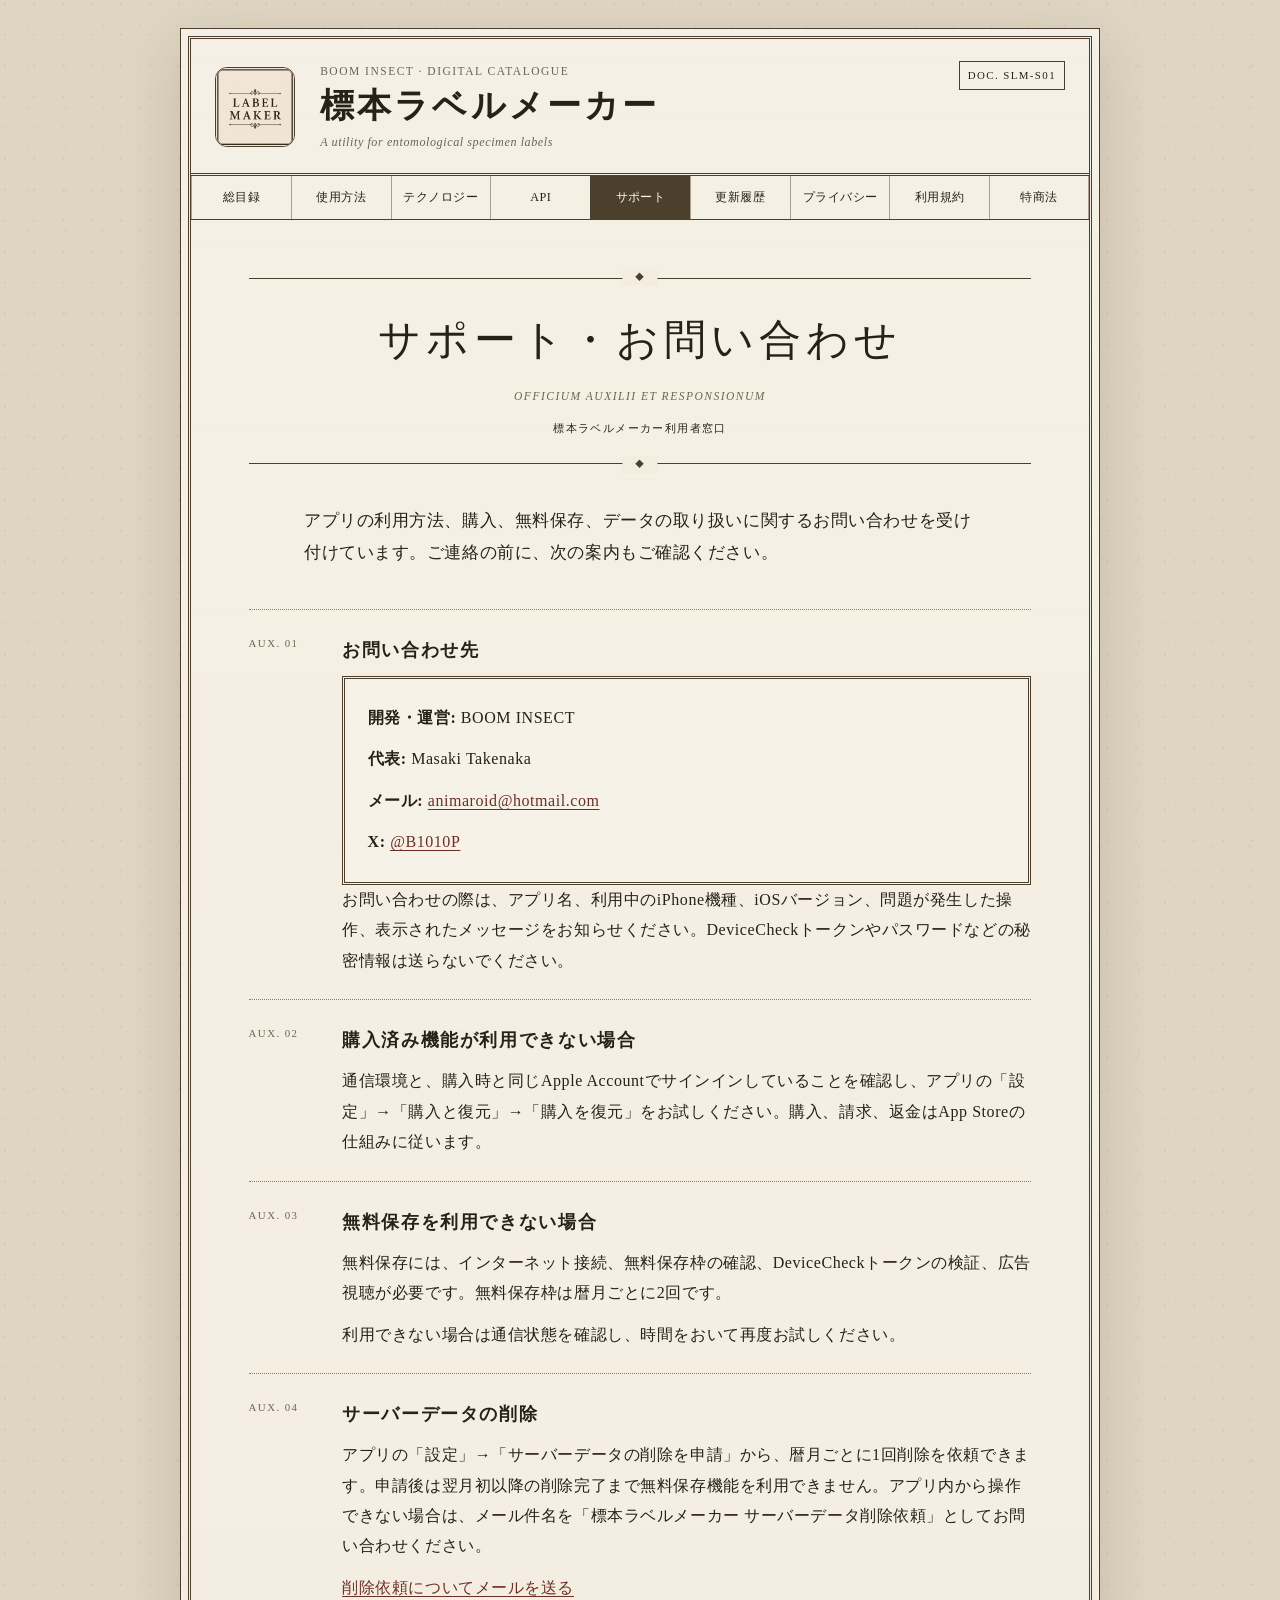
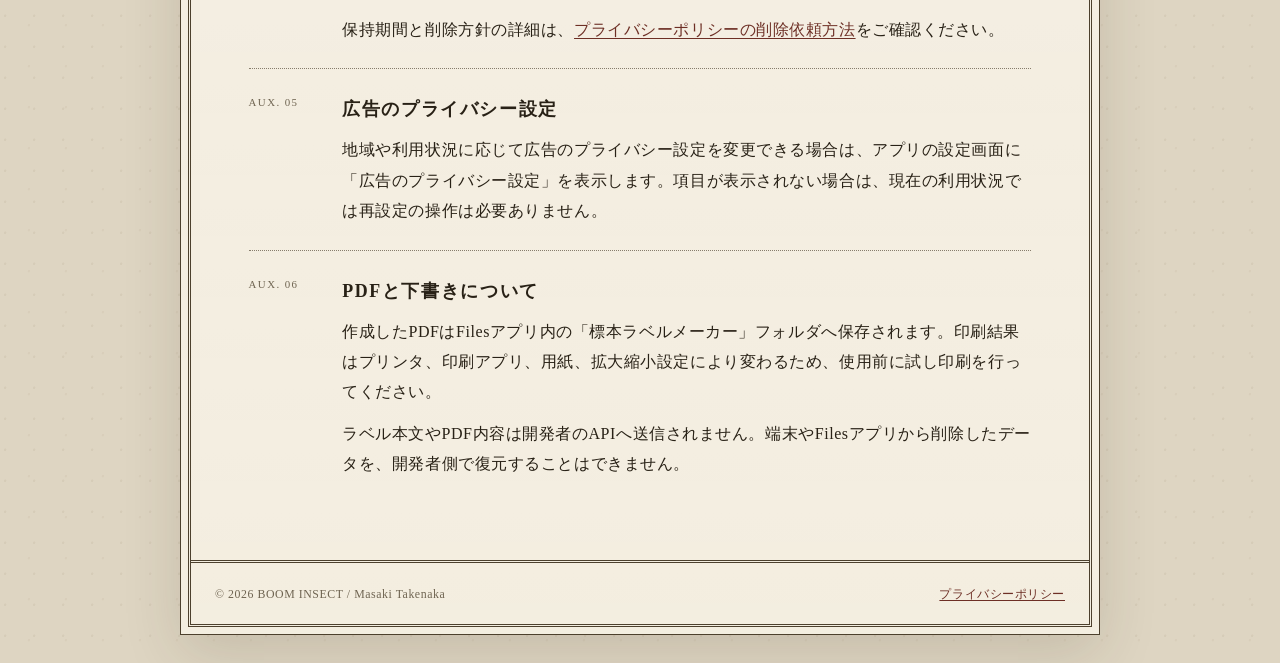
<file: support.html>
<!doctype html>
<html lang="ja">
<head>
  <meta charset="utf-8">
  <meta name="viewport" content="width=device-width, initial-scale=1">
  <meta name="description" content="標本ラベルメーカーのサポート窓口。利用方法、購入の復元、無料保存、サーバーデータ削除に関するお問い合わせ。">
  <title>サポート・お問い合わせ | 標本ラベルメーカー</title>
  <link rel="icon" href="assets/app-icon.png">
  <link rel="stylesheet" href="styles.css?v=20260621-3">
</head>
<body>
  <a class="skip-link" href="#main">本文へ移動</a>
  <div class="sheet">
    <div class="inner-frame">
      <header class="masthead">
        <img class="app-mark" src="assets/app-icon.png" alt="標本ラベルメーカーのアイコン" width="80" height="80">
        <div>
          <p class="eyebrow">BOOM INSECT · Digital Catalogue</p>
          <p class="site-title">標本ラベルメーカー</p>
          <p class="site-subtitle">A utility for entomological specimen labels</p>
        </div>
        <p class="catalogue-number">Doc. SLM-S01</p>
      </header>

      <nav class="site-nav" aria-label="主要ナビゲーション">
        <a href="index.html">総目録</a>
        <a href="usage.html">使用方法</a>
        <a href="pdf-technology.html">テクノロジー</a>
        <a href="api.html">API</a>
        <a href="support.html" aria-current="page">サポート</a>
        <a href="updates.html">更新履歴</a>
        <a href="privacy.html">プライバシー</a>
        <a href="terms.html">利用規約</a>
        <a href="commerce.html">特商法</a>
      </nav>

      <main id="main">
        <header class="document-head">
          <h1>サポート・お問い合わせ</h1>
          <p class="latin-note">Officium auxilii et responsionum</p>
          <p class="date-line">標本ラベルメーカー利用者窓口</p>
        </header>

        <p class="lead">アプリの利用方法、購入、無料保存、データの取り扱いに関するお問い合わせを受け付けています。ご連絡の前に、次の案内もご確認ください。</p>

        <section class="policy-section">
          <p class="section-number">Aux. 01</p>
          <div>
            <h2>お問い合わせ先</h2>
            <div class="support-box">
              <address class="contact-address">
                <p><strong>開発・運営:</strong> BOOM INSECT</p>
                <p><strong>代表:</strong> Masaki Takenaka</p>
                <p><strong>メール:</strong> <a href="mailto:animaroid@hotmail.com?subject=標本ラベルメーカーについて">animaroid@hotmail.com</a></p>
                <p><strong>X:</strong> <a href="https://x.com/B1010P" rel="noopener noreferrer">@B1010P</a></p>
              </address>
            </div>
            <p>お問い合わせの際は、アプリ名、利用中のiPhone機種、iOSバージョン、問題が発生した操作、表示されたメッセージをお知らせください。DeviceCheckトークンやパスワードなどの秘密情報は送らないでください。</p>
          </div>
        </section>

        <section class="policy-section">
          <p class="section-number">Aux. 02</p>
          <div>
            <h2>購入済み機能が利用できない場合</h2>
            <p>通信環境と、購入時と同じApple Accountでサインインしていることを確認し、アプリの「設定」→「購入と復元」→「購入を復元」をお試しください。購入、請求、返金はApp Storeの仕組みに従います。</p>
          </div>
        </section>

        <section class="policy-section">
          <p class="section-number">Aux. 03</p>
          <div>
            <h2>無料保存を利用できない場合</h2>
            <p>無料保存には、インターネット接続、無料保存枠の確認、DeviceCheckトークンの検証、広告視聴が必要です。無料保存枠は暦月ごとに2回です。</p>
            <p>利用できない場合は通信状態を確認し、時間をおいて再度お試しください。</p>
          </div>
        </section>

        <section class="policy-section">
          <p class="section-number">Aux. 04</p>
          <div>
            <h2>サーバーデータの削除</h2>
            <p>アプリの「設定」→「サーバーデータの削除を申請」から、暦月ごとに1回削除を依頼できます。申請後は翌月初以降の削除完了まで無料保存機能を利用できません。アプリ内から操作できない場合は、メール件名を「標本ラベルメーカー サーバーデータ削除依頼」としてお問い合わせください。</p>
            <p><a href="mailto:animaroid@hotmail.com?subject=標本ラベルメーカー%20サーバーデータ削除依頼">削除依頼についてメールを送る</a></p>
            <p>保持期間と削除方針の詳細は、<a href="privacy.html#deletion-request">プライバシーポリシーの削除依頼方法</a>をご確認ください。</p>
          </div>
        </section>

        <section class="policy-section">
          <p class="section-number">Aux. 05</p>
          <div>
            <h2>広告のプライバシー設定</h2>
            <p>地域や利用状況に応じて広告のプライバシー設定を変更できる場合は、アプリの設定画面に「広告のプライバシー設定」を表示します。項目が表示されない場合は、現在の利用状況では再設定の操作は必要ありません。</p>
          </div>
        </section>

        <section class="policy-section">
          <p class="section-number">Aux. 06</p>
          <div>
            <h2>PDFと下書きについて</h2>
            <p>作成したPDFはFilesアプリ内の「標本ラベルメーカー」フォルダへ保存されます。印刷結果はプリンタ、印刷アプリ、用紙、拡大縮小設定により変わるため、使用前に試し印刷を行ってください。</p>
            <p>ラベル本文やPDF内容は開発者のAPIへ送信されません。端末やFilesアプリから削除したデータを、開発者側で復元することはできません。</p>
          </div>
        </section>
      </main>

      <footer class="site-footer">
        <p>© 2026 BOOM INSECT / Masaki Takenaka</p>
        <p><a href="privacy.html">プライバシーポリシー</a></p>
      </footer>
    </div>
  </div>
</body>
</html>
</file>
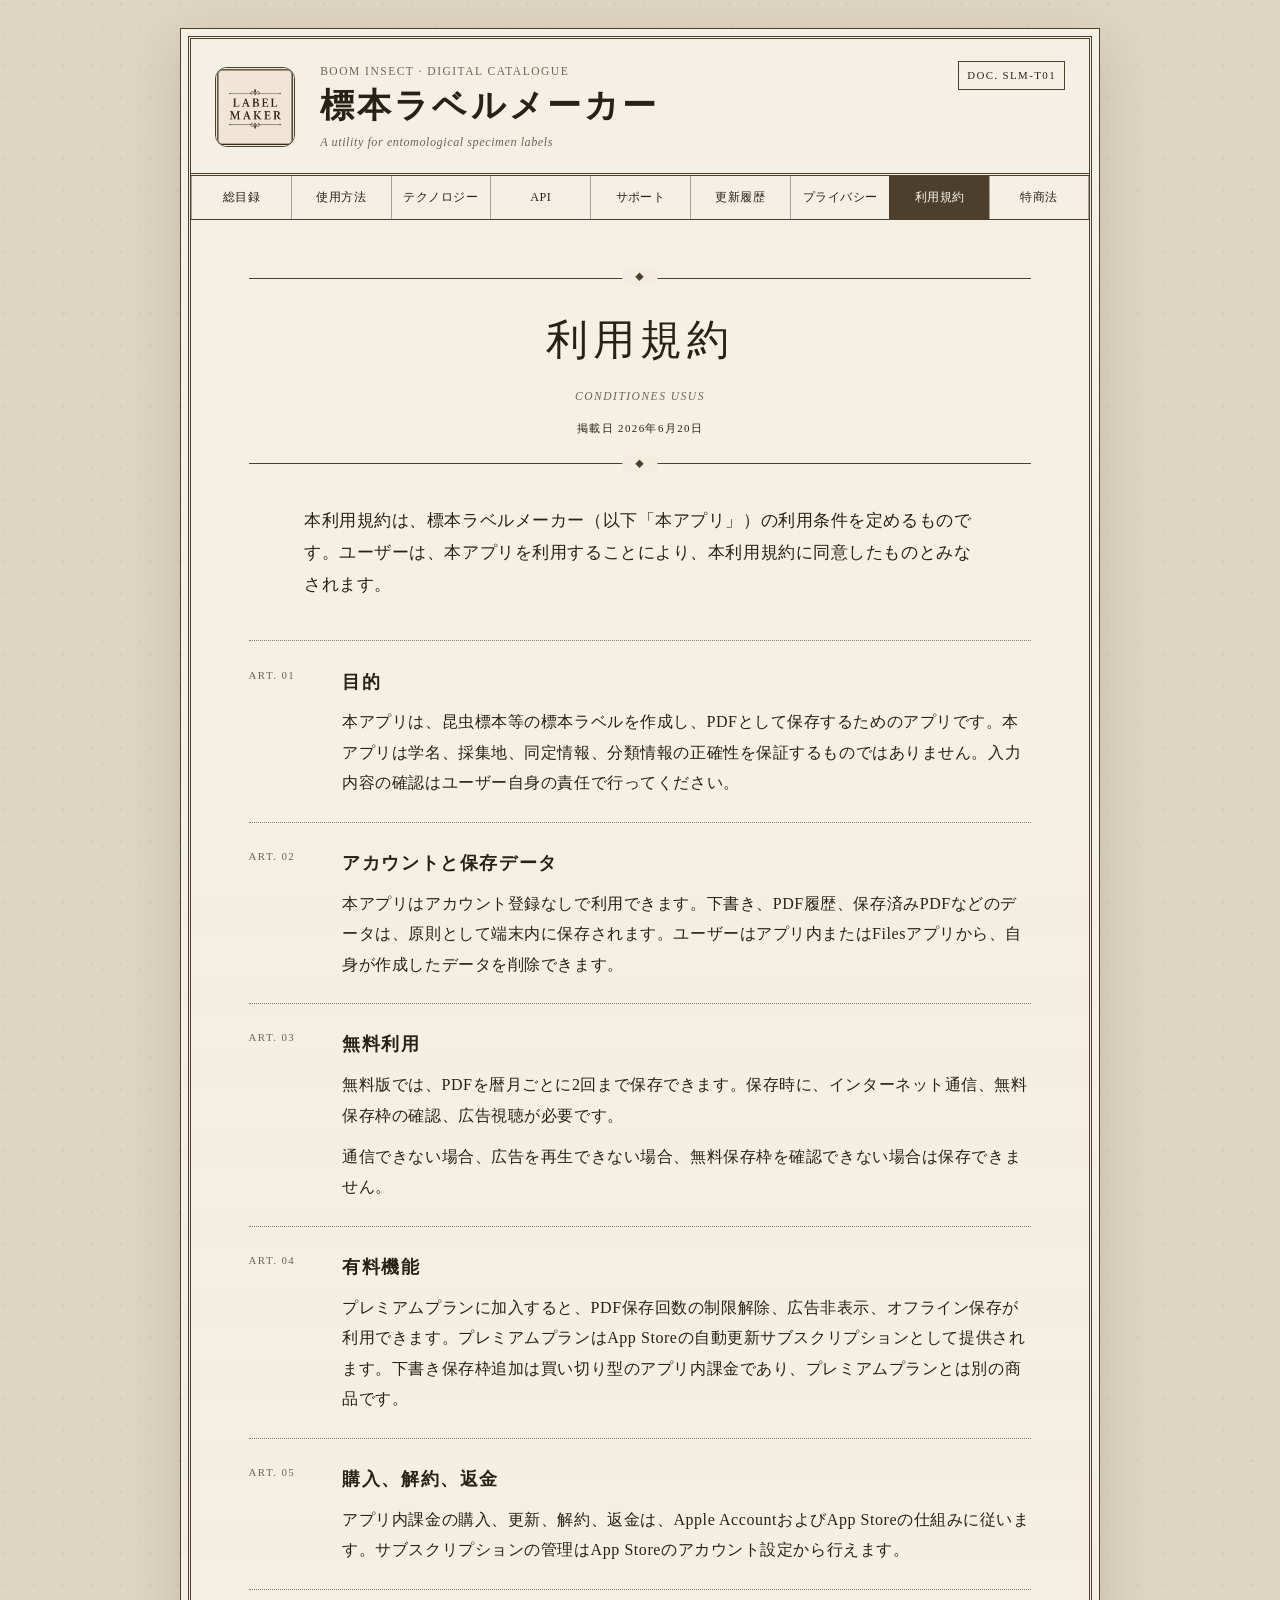
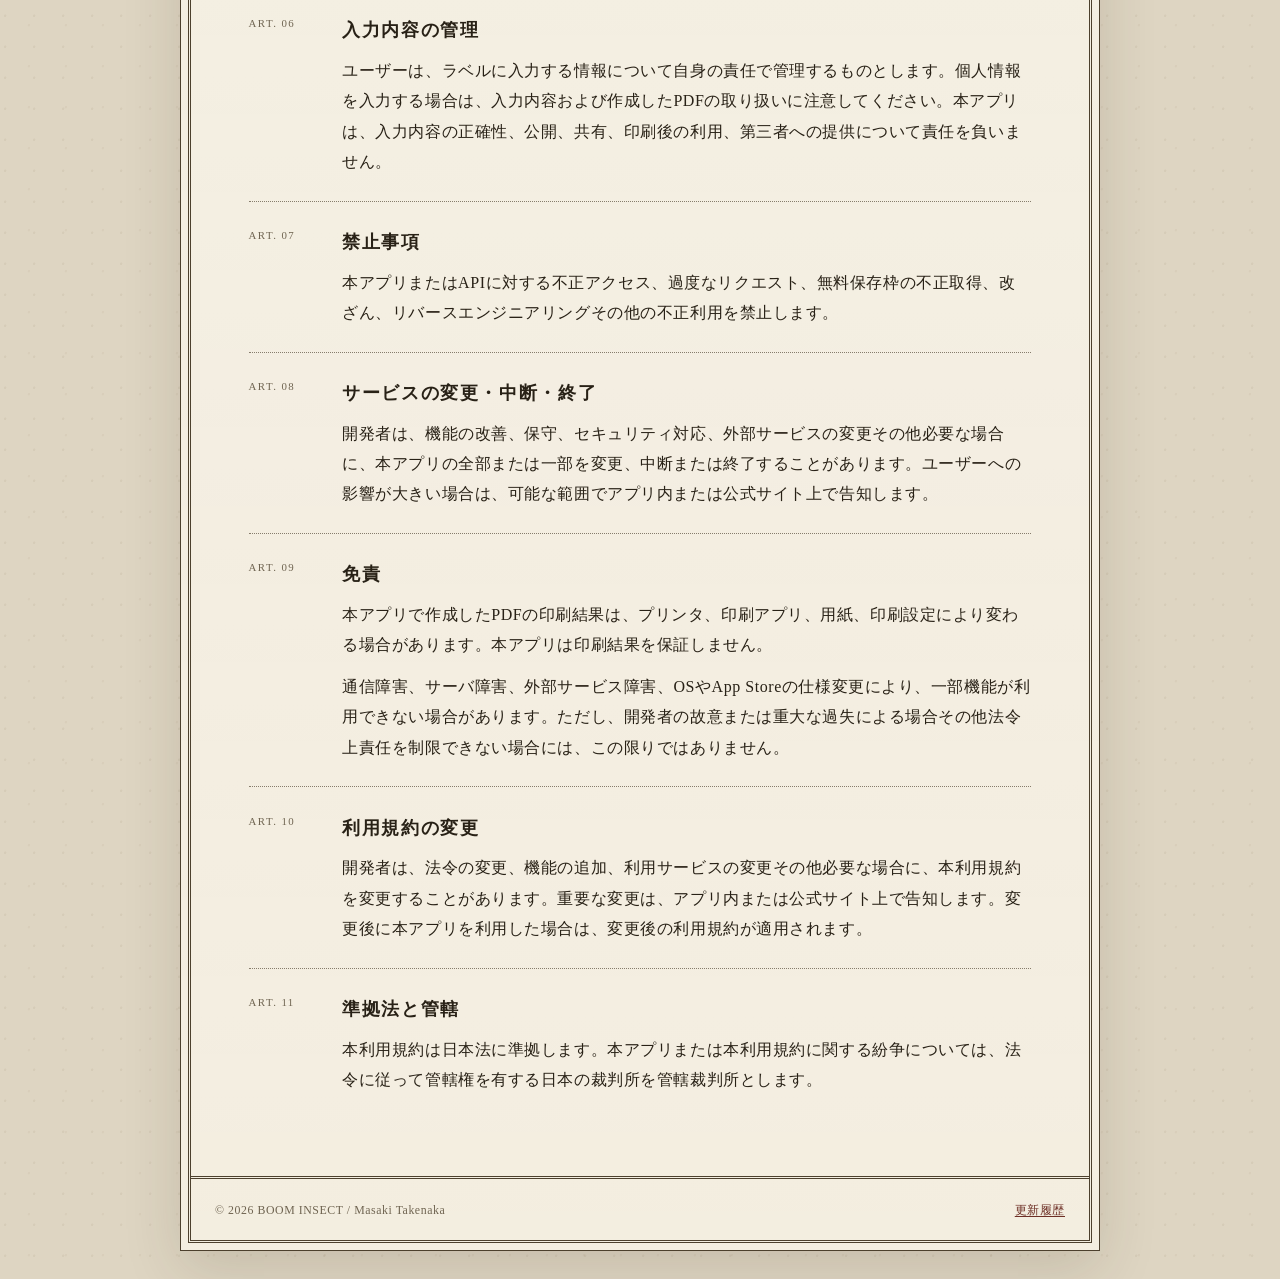
<file: terms.html>
<!doctype html>
<html lang="ja">
<head>
  <meta charset="utf-8">
  <meta name="viewport" content="width=device-width, initial-scale=1">
  <meta name="description" content="標本ラベルメーカーの利用規約。無料利用、有料機能、禁止事項、免責などの利用条件を記載しています。">
  <title>利用規約 | 標本ラベルメーカー</title>
  <link rel="icon" href="assets/app-icon.png">
  <link rel="stylesheet" href="styles.css?v=20260621-3">
</head>
<body>
  <a class="skip-link" href="#main">本文へ移動</a>
  <div class="sheet"><div class="inner-frame">
    <header class="masthead">
      <img class="app-mark" src="assets/app-icon.png" alt="標本ラベルメーカーのアイコン" width="80" height="80">
      <div><p class="eyebrow">BOOM INSECT · Digital Catalogue</p><p class="site-title">標本ラベルメーカー</p><p class="site-subtitle">A utility for entomological specimen labels</p></div>
      <p class="catalogue-number">Doc. SLM-T01</p>
    </header>
    <nav class="site-nav" aria-label="主要ナビゲーション"><a href="index.html">総目録</a><a href="usage.html">使用方法</a><a href="pdf-technology.html">テクノロジー</a><a href="api.html">API</a><a href="support.html">サポート</a><a href="updates.html">更新履歴</a><a href="privacy.html">プライバシー</a><a href="terms.html" aria-current="page">利用規約</a><a href="commerce.html">特商法</a></nav>
    <main id="main">
      <header class="document-head"><h1>利用規約</h1><p class="latin-note">Conditiones usus</p><p class="date-line">掲載日 2026年6月20日</p></header>
      <p class="lead">本利用規約は、標本ラベルメーカー（以下「本アプリ」）の利用条件を定めるものです。ユーザーは、本アプリを利用することにより、本利用規約に同意したものとみなされます。</p>

      <section class="policy-section"><p class="section-number">Art. 01</p><div><h2>目的</h2><p>本アプリは、昆虫標本等の標本ラベルを作成し、PDFとして保存するためのアプリです。本アプリは学名、採集地、同定情報、分類情報の正確性を保証するものではありません。入力内容の確認はユーザー自身の責任で行ってください。</p></div></section>
      <section class="policy-section"><p class="section-number">Art. 02</p><div><h2>アカウントと保存データ</h2><p>本アプリはアカウント登録なしで利用できます。下書き、PDF履歴、保存済みPDFなどのデータは、原則として端末内に保存されます。ユーザーはアプリ内またはFilesアプリから、自身が作成したデータを削除できます。</p></div></section>
      <section class="policy-section"><p class="section-number">Art. 03</p><div><h2>無料利用</h2><p>無料版では、PDFを暦月ごとに2回まで保存できます。保存時に、インターネット通信、無料保存枠の確認、広告視聴が必要です。</p><p>通信できない場合、広告を再生できない場合、無料保存枠を確認できない場合は保存できません。</p></div></section>
      <section class="policy-section"><p class="section-number">Art. 04</p><div><h2>有料機能</h2><p>プレミアムプランに加入すると、PDF保存回数の制限解除、広告非表示、オフライン保存が利用できます。プレミアムプランはApp Storeの自動更新サブスクリプションとして提供されます。下書き保存枠追加は買い切り型のアプリ内課金であり、プレミアムプランとは別の商品です。</p></div></section>
      <section class="policy-section"><p class="section-number">Art. 05</p><div><h2>購入、解約、返金</h2><p>アプリ内課金の購入、更新、解約、返金は、Apple AccountおよびApp Storeの仕組みに従います。サブスクリプションの管理はApp Storeのアカウント設定から行えます。</p></div></section>
      <section class="policy-section"><p class="section-number">Art. 06</p><div><h2>入力内容の管理</h2><p>ユーザーは、ラベルに入力する情報について自身の責任で管理するものとします。個人情報を入力する場合は、入力内容および作成したPDFの取り扱いに注意してください。本アプリは、入力内容の正確性、公開、共有、印刷後の利用、第三者への提供について責任を負いません。</p></div></section>
      <section class="policy-section"><p class="section-number">Art. 07</p><div><h2>禁止事項</h2><p>本アプリまたはAPIに対する不正アクセス、過度なリクエスト、無料保存枠の不正取得、改ざん、リバースエンジニアリングその他の不正利用を禁止します。</p></div></section>
      <section class="policy-section"><p class="section-number">Art. 08</p><div><h2>サービスの変更・中断・終了</h2><p>開発者は、機能の改善、保守、セキュリティ対応、外部サービスの変更その他必要な場合に、本アプリの全部または一部を変更、中断または終了することがあります。ユーザーへの影響が大きい場合は、可能な範囲でアプリ内または公式サイト上で告知します。</p></div></section>
      <section class="policy-section"><p class="section-number">Art. 09</p><div><h2>免責</h2><p>本アプリで作成したPDFの印刷結果は、プリンタ、印刷アプリ、用紙、印刷設定により変わる場合があります。本アプリは印刷結果を保証しません。</p><p>通信障害、サーバ障害、外部サービス障害、OSやApp Storeの仕様変更により、一部機能が利用できない場合があります。ただし、開発者の故意または重大な過失による場合その他法令上責任を制限できない場合には、この限りではありません。</p></div></section>
      <section class="policy-section"><p class="section-number">Art. 10</p><div><h2>利用規約の変更</h2><p>開発者は、法令の変更、機能の追加、利用サービスの変更その他必要な場合に、本利用規約を変更することがあります。重要な変更は、アプリ内または公式サイト上で告知します。変更後に本アプリを利用した場合は、変更後の利用規約が適用されます。</p></div></section>
      <section class="policy-section"><p class="section-number">Art. 11</p><div><h2>準拠法と管轄</h2><p>本利用規約は日本法に準拠します。本アプリまたは本利用規約に関する紛争については、法令に従って管轄権を有する日本の裁判所を管轄裁判所とします。</p></div></section>
    </main>
    <footer class="site-footer"><p>© 2026 BOOM INSECT / Masaki Takenaka</p><p><a href="updates.html">更新履歴</a></p></footer>
  </div></div>
</body>
</html>
</file>
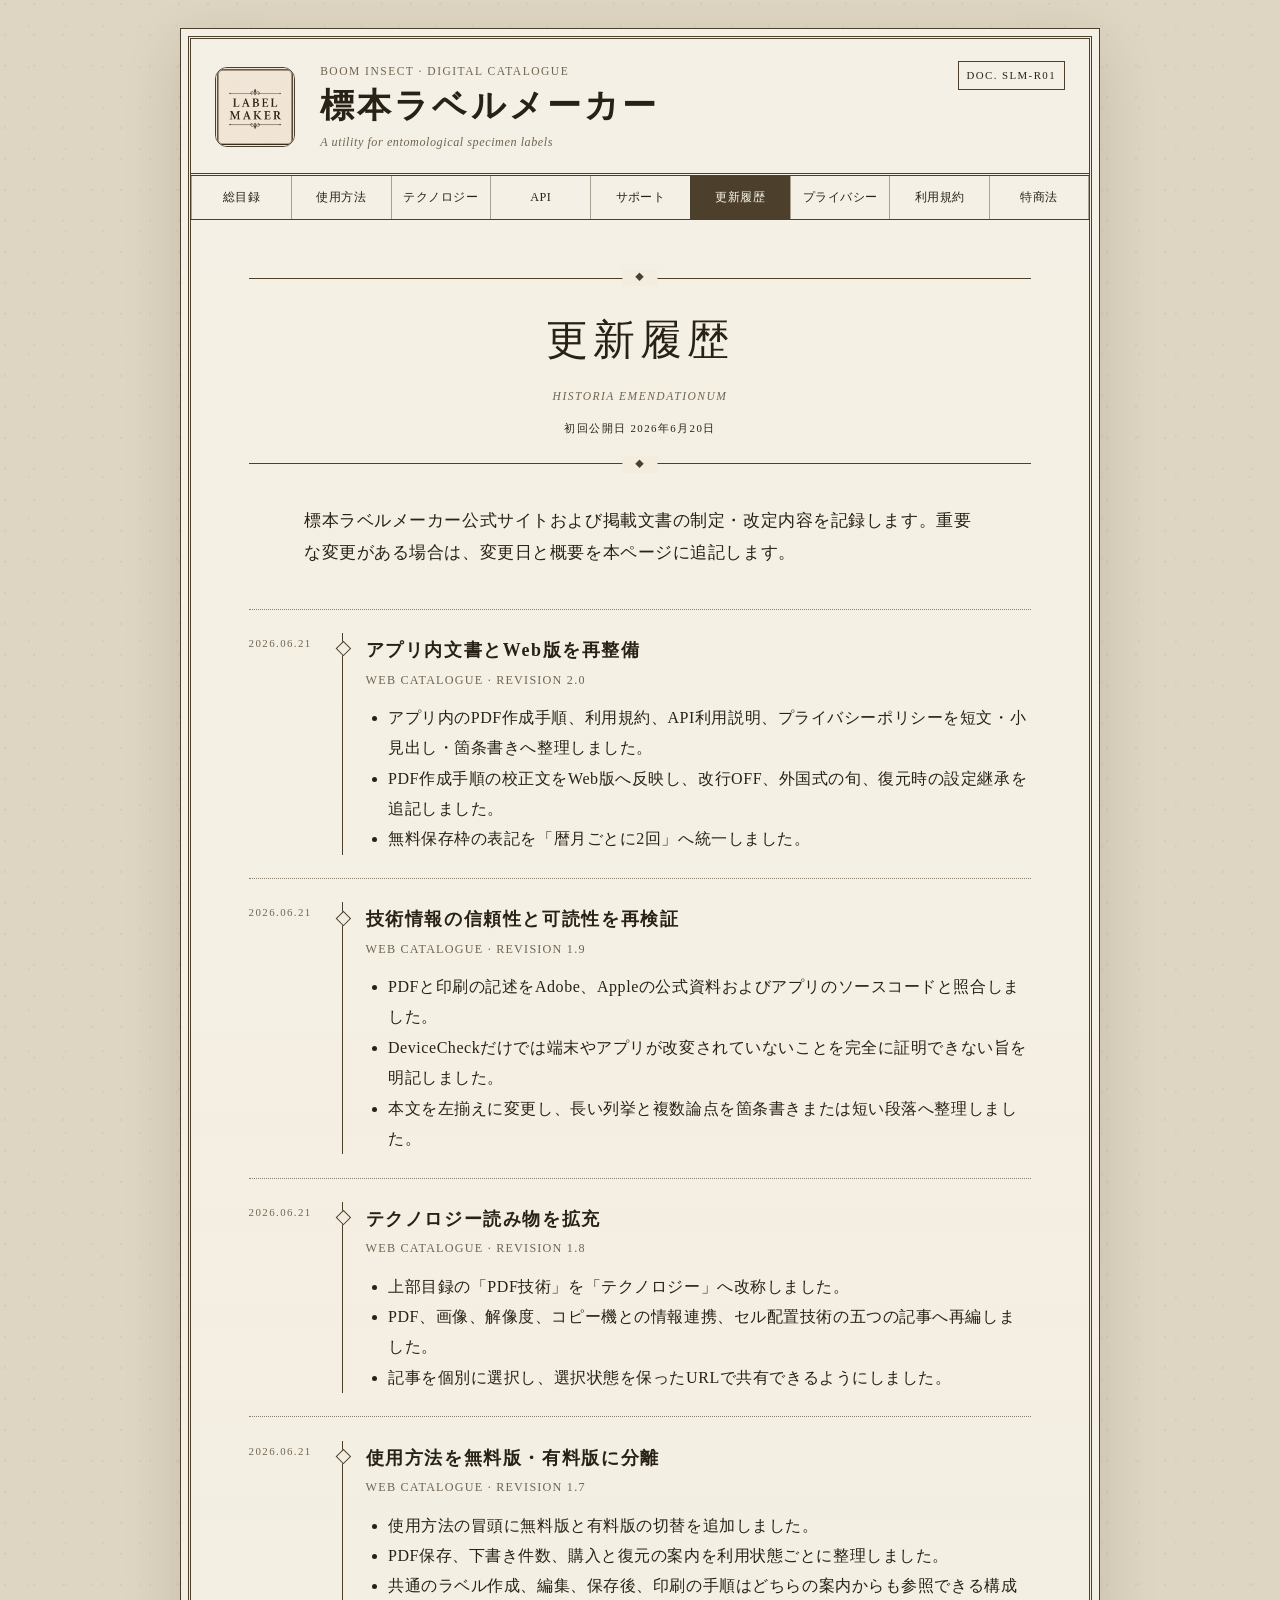
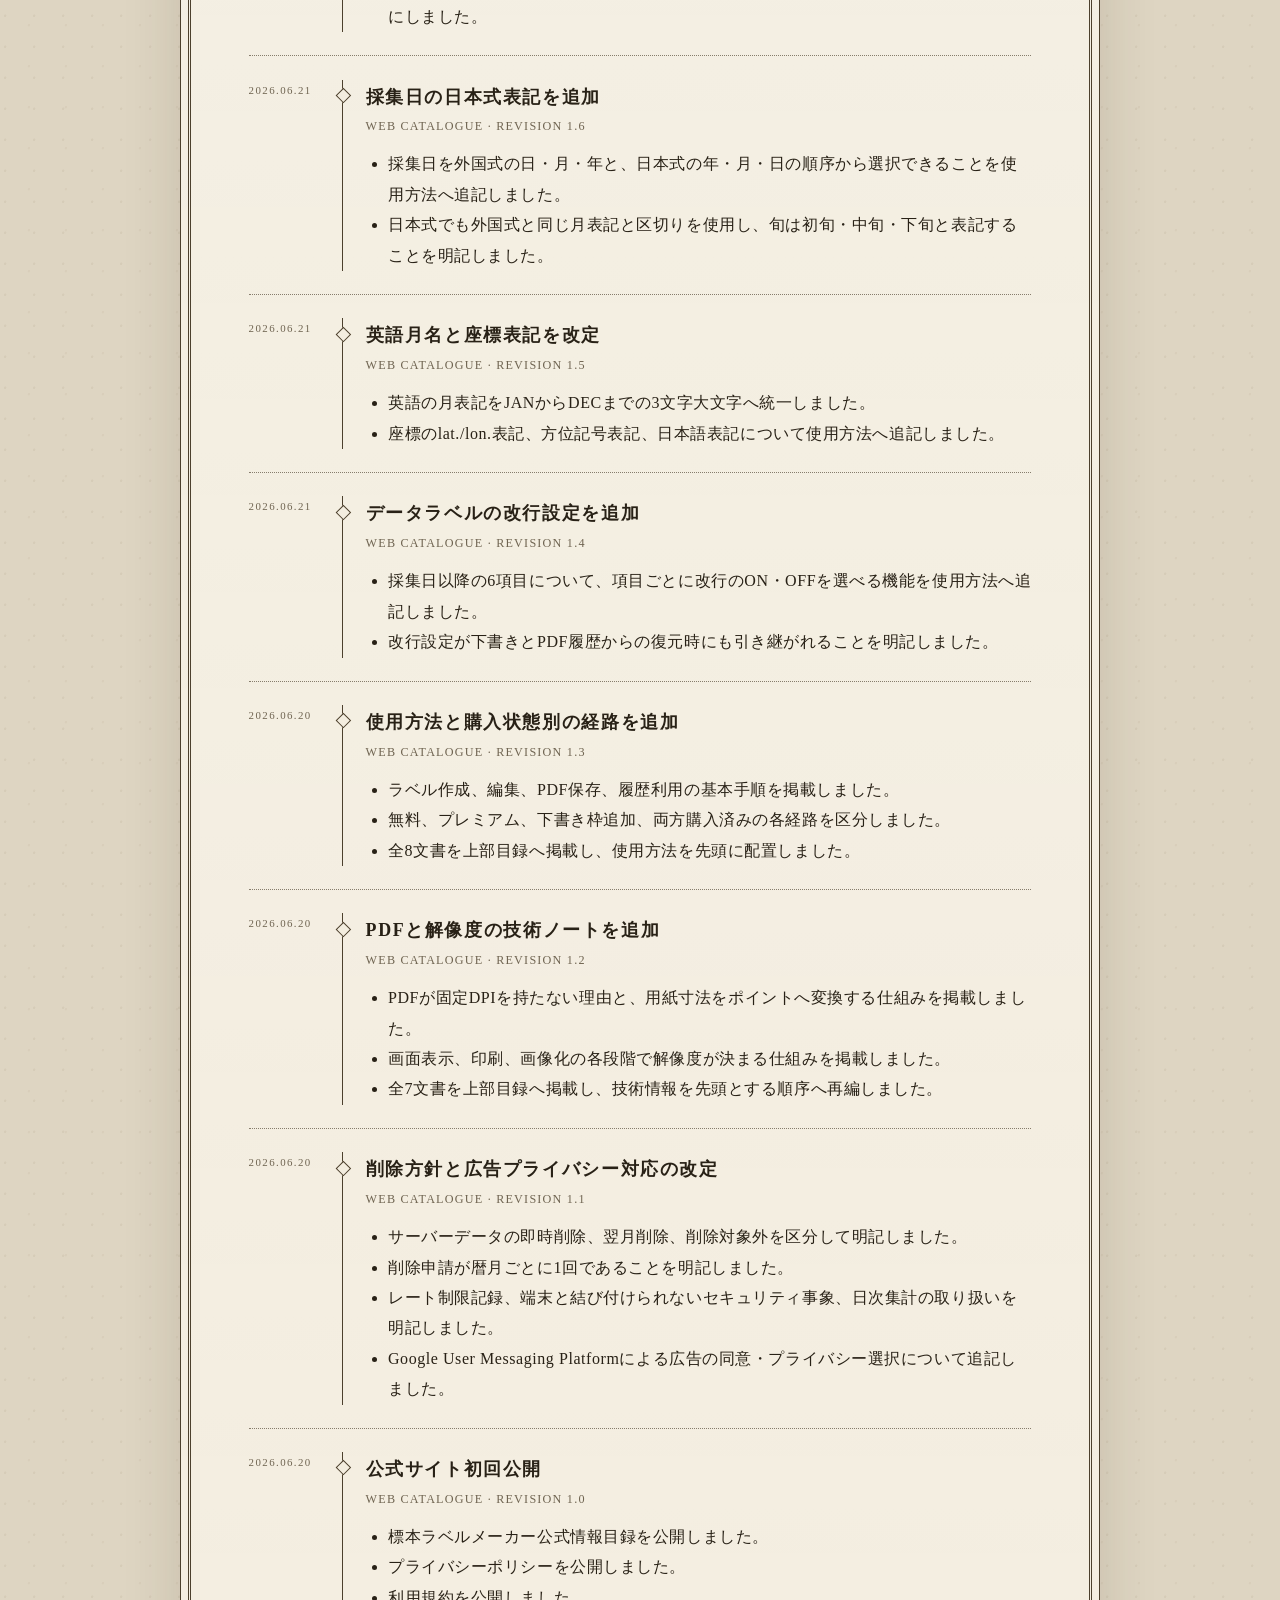
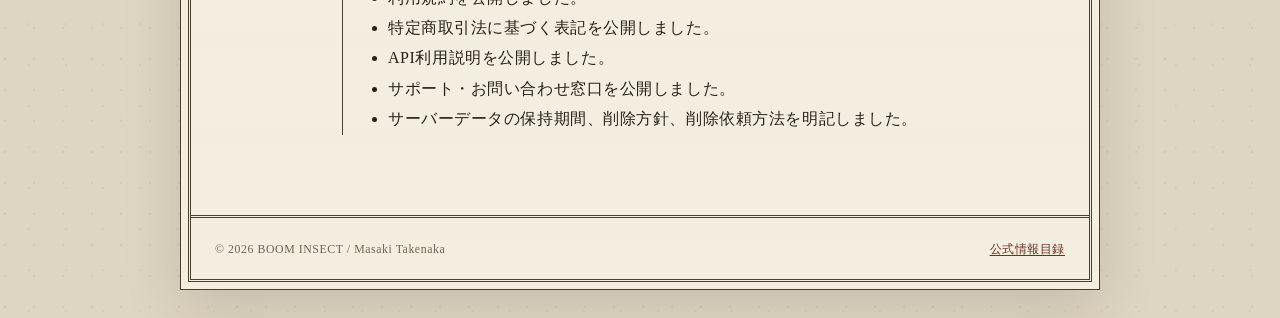
<file: updates.html>
<!doctype html>
<html lang="ja">
<head>
  <meta charset="utf-8"><meta name="viewport" content="width=device-width, initial-scale=1">
  <meta name="description" content="標本ラベルメーカー公式サイトおよび掲載文書の更新履歴。">
  <title>更新履歴 | 標本ラベルメーカー</title>
  <link rel="icon" href="assets/app-icon.png"><link rel="stylesheet" href="styles.css?v=20260621-3">
</head>
<body>
  <a class="skip-link" href="#main">本文へ移動</a>
  <div class="sheet"><div class="inner-frame">
    <header class="masthead"><img class="app-mark" src="assets/app-icon.png" alt="標本ラベルメーカーのアイコン" width="80" height="80"><div><p class="eyebrow">BOOM INSECT · Digital Catalogue</p><p class="site-title">標本ラベルメーカー</p><p class="site-subtitle">A utility for entomological specimen labels</p></div><p class="catalogue-number">Doc. SLM-R01</p></header>
    <nav class="site-nav" aria-label="主要ナビゲーション"><a href="index.html">総目録</a><a href="usage.html">使用方法</a><a href="pdf-technology.html">テクノロジー</a><a href="api.html">API</a><a href="support.html">サポート</a><a href="updates.html" aria-current="page">更新履歴</a><a href="privacy.html">プライバシー</a><a href="terms.html">利用規約</a><a href="commerce.html">特商法</a></nav>
    <main id="main">
      <header class="document-head"><h1>更新履歴</h1><p class="latin-note">Historia emendationum</p><p class="date-line">初回公開日 2026年6月20日</p></header>
      <p class="lead">標本ラベルメーカー公式サイトおよび掲載文書の制定・改定内容を記録します。重要な変更がある場合は、変更日と概要を本ページに追記します。</p>
      <section class="policy-section">
        <p class="section-number">2026.06.21</p>
        <div class="revision-entry">
          <h2>アプリ内文書とWeb版を再整備</h2>
          <p class="revision-version">Web catalogue · Revision 2.0</p>
          <ul>
            <li>アプリ内のPDF作成手順、利用規約、API利用説明、プライバシーポリシーを短文・小見出し・箇条書きへ整理しました。</li>
            <li>PDF作成手順の校正文をWeb版へ反映し、改行OFF、外国式の旬、復元時の設定継承を追記しました。</li>
            <li>無料保存枠の表記を「暦月ごとに2回」へ統一しました。</li>
          </ul>
        </div>
      </section>
      <section class="policy-section">
        <p class="section-number">2026.06.21</p>
        <div class="revision-entry">
          <h2>技術情報の信頼性と可読性を再検証</h2>
          <p class="revision-version">Web catalogue · Revision 1.9</p>
          <ul>
            <li>PDFと印刷の記述をAdobe、Appleの公式資料およびアプリのソースコードと照合しました。</li>
            <li>DeviceCheckだけでは端末やアプリが改変されていないことを完全に証明できない旨を明記しました。</li>
            <li>本文を左揃えに変更し、長い列挙と複数論点を箇条書きまたは短い段落へ整理しました。</li>
          </ul>
        </div>
      </section>
      <section class="policy-section">
        <p class="section-number">2026.06.21</p>
        <div class="revision-entry">
          <h2>テクノロジー読み物を拡充</h2>
          <p class="revision-version">Web catalogue · Revision 1.8</p>
          <ul>
            <li>上部目録の「PDF技術」を「テクノロジー」へ改称しました。</li>
            <li>PDF、画像、解像度、コピー機との情報連携、セル配置技術の五つの記事へ再編しました。</li>
            <li>記事を個別に選択し、選択状態を保ったURLで共有できるようにしました。</li>
          </ul>
        </div>
      </section>
      <section class="policy-section">
        <p class="section-number">2026.06.21</p>
        <div class="revision-entry">
          <h2>使用方法を無料版・有料版に分離</h2>
          <p class="revision-version">Web catalogue · Revision 1.7</p>
          <ul>
            <li>使用方法の冒頭に無料版と有料版の切替を追加しました。</li>
            <li>PDF保存、下書き件数、購入と復元の案内を利用状態ごとに整理しました。</li>
            <li>共通のラベル作成、編集、保存後、印刷の手順はどちらの案内からも参照できる構成にしました。</li>
          </ul>
        </div>
      </section>
      <section class="policy-section">
        <p class="section-number">2026.06.21</p>
        <div class="revision-entry">
          <h2>採集日の日本式表記を追加</h2>
          <p class="revision-version">Web catalogue · Revision 1.6</p>
          <ul>
            <li>採集日を外国式の日・月・年と、日本式の年・月・日の順序から選択できることを使用方法へ追記しました。</li>
            <li>日本式でも外国式と同じ月表記と区切りを使用し、旬は初旬・中旬・下旬と表記することを明記しました。</li>
          </ul>
        </div>
      </section>
      <section class="policy-section">
        <p class="section-number">2026.06.21</p>
        <div class="revision-entry">
          <h2>英語月名と座標表記を改定</h2>
          <p class="revision-version">Web catalogue · Revision 1.5</p>
          <ul>
            <li>英語の月表記をJANからDECまでの3文字大文字へ統一しました。</li>
            <li>座標のlat./lon.表記、方位記号表記、日本語表記について使用方法へ追記しました。</li>
          </ul>
        </div>
      </section>
      <section class="policy-section">
        <p class="section-number">2026.06.21</p>
        <div class="revision-entry">
          <h2>データラベルの改行設定を追加</h2>
          <p class="revision-version">Web catalogue · Revision 1.4</p>
          <ul>
            <li>採集日以降の6項目について、項目ごとに改行のON・OFFを選べる機能を使用方法へ追記しました。</li>
            <li>改行設定が下書きとPDF履歴からの復元時にも引き継がれることを明記しました。</li>
          </ul>
        </div>
      </section>
      <section class="policy-section">
        <p class="section-number">2026.06.20</p>
        <div class="revision-entry">
          <h2>使用方法と購入状態別の経路を追加</h2>
          <p class="revision-version">Web catalogue · Revision 1.3</p>
          <ul>
            <li>ラベル作成、編集、PDF保存、履歴利用の基本手順を掲載しました。</li>
            <li>無料、プレミアム、下書き枠追加、両方購入済みの各経路を区分しました。</li>
            <li>全8文書を上部目録へ掲載し、使用方法を先頭に配置しました。</li>
          </ul>
        </div>
      </section>
      <section class="policy-section">
        <p class="section-number">2026.06.20</p>
        <div class="revision-entry">
          <h2>PDFと解像度の技術ノートを追加</h2>
          <p class="revision-version">Web catalogue · Revision 1.2</p>
          <ul>
            <li>PDFが固定DPIを持たない理由と、用紙寸法をポイントへ変換する仕組みを掲載しました。</li>
            <li>画面表示、印刷、画像化の各段階で解像度が決まる仕組みを掲載しました。</li>
            <li>全7文書を上部目録へ掲載し、技術情報を先頭とする順序へ再編しました。</li>
          </ul>
        </div>
      </section>
      <section class="policy-section">
        <p class="section-number">2026.06.20</p>
        <div class="revision-entry">
          <h2>削除方針と広告プライバシー対応の改定</h2>
          <p class="revision-version">Web catalogue · Revision 1.1</p>
          <ul>
            <li>サーバーデータの即時削除、翌月削除、削除対象外を区分して明記しました。</li>
            <li>削除申請が暦月ごとに1回であることを明記しました。</li>
            <li>レート制限記録、端末と結び付けられないセキュリティ事象、日次集計の取り扱いを明記しました。</li>
            <li>Google User Messaging Platformによる広告の同意・プライバシー選択について追記しました。</li>
          </ul>
        </div>
      </section>
      <section class="policy-section">
        <p class="section-number">2026.06.20</p>
        <div class="revision-entry">
          <h2>公式サイト初回公開</h2>
          <p class="revision-version">Web catalogue · Revision 1.0</p>
          <ul>
            <li>標本ラベルメーカー公式情報目録を公開しました。</li>
            <li>プライバシーポリシーを公開しました。</li>
            <li>利用規約を公開しました。</li>
            <li>特定商取引法に基づく表記を公開しました。</li>
            <li>API利用説明を公開しました。</li>
            <li>サポート・お問い合わせ窓口を公開しました。</li>
            <li>サーバーデータの保持期間、削除方針、削除依頼方法を明記しました。</li>
          </ul>
        </div>
      </section>
    </main>
    <footer class="site-footer"><p>© 2026 BOOM INSECT / Masaki Takenaka</p><p><a href="index.html">公式情報目録</a></p></footer>
  </div></div>
</body>
</html>
</file>
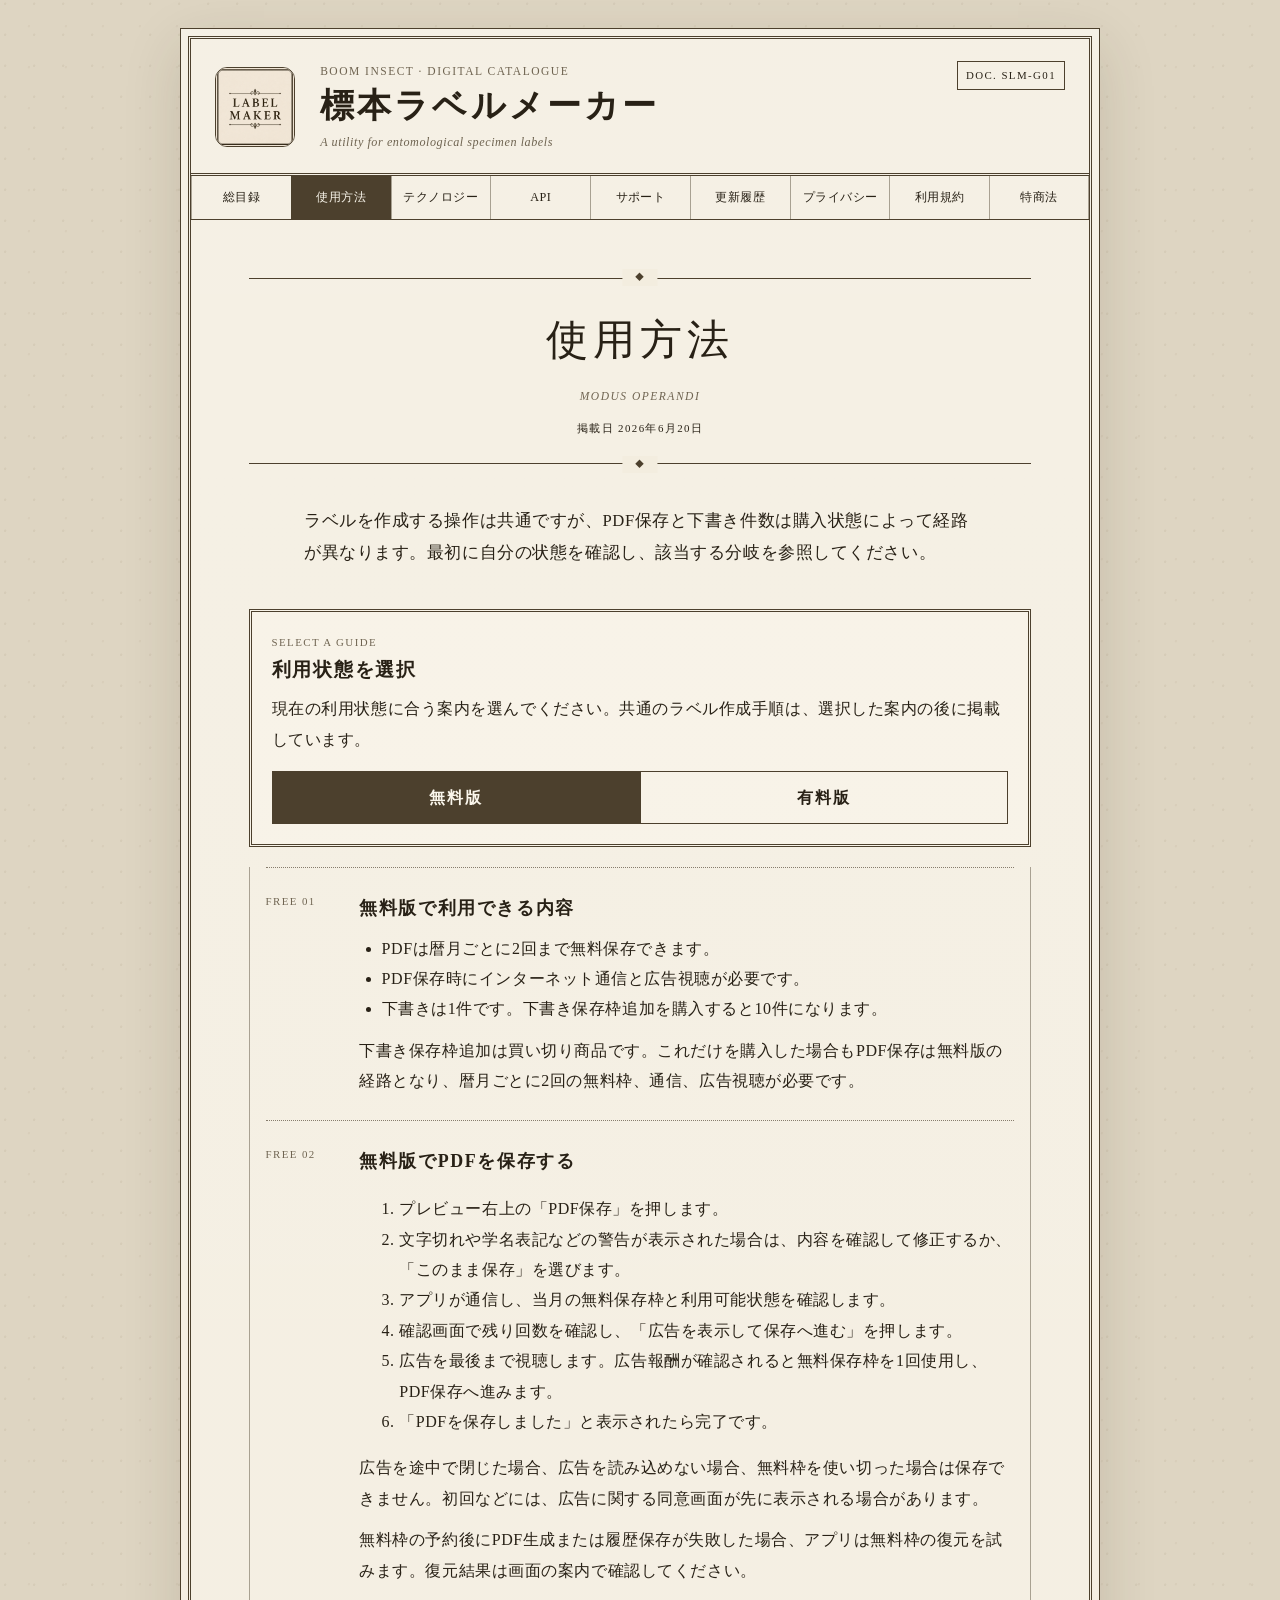
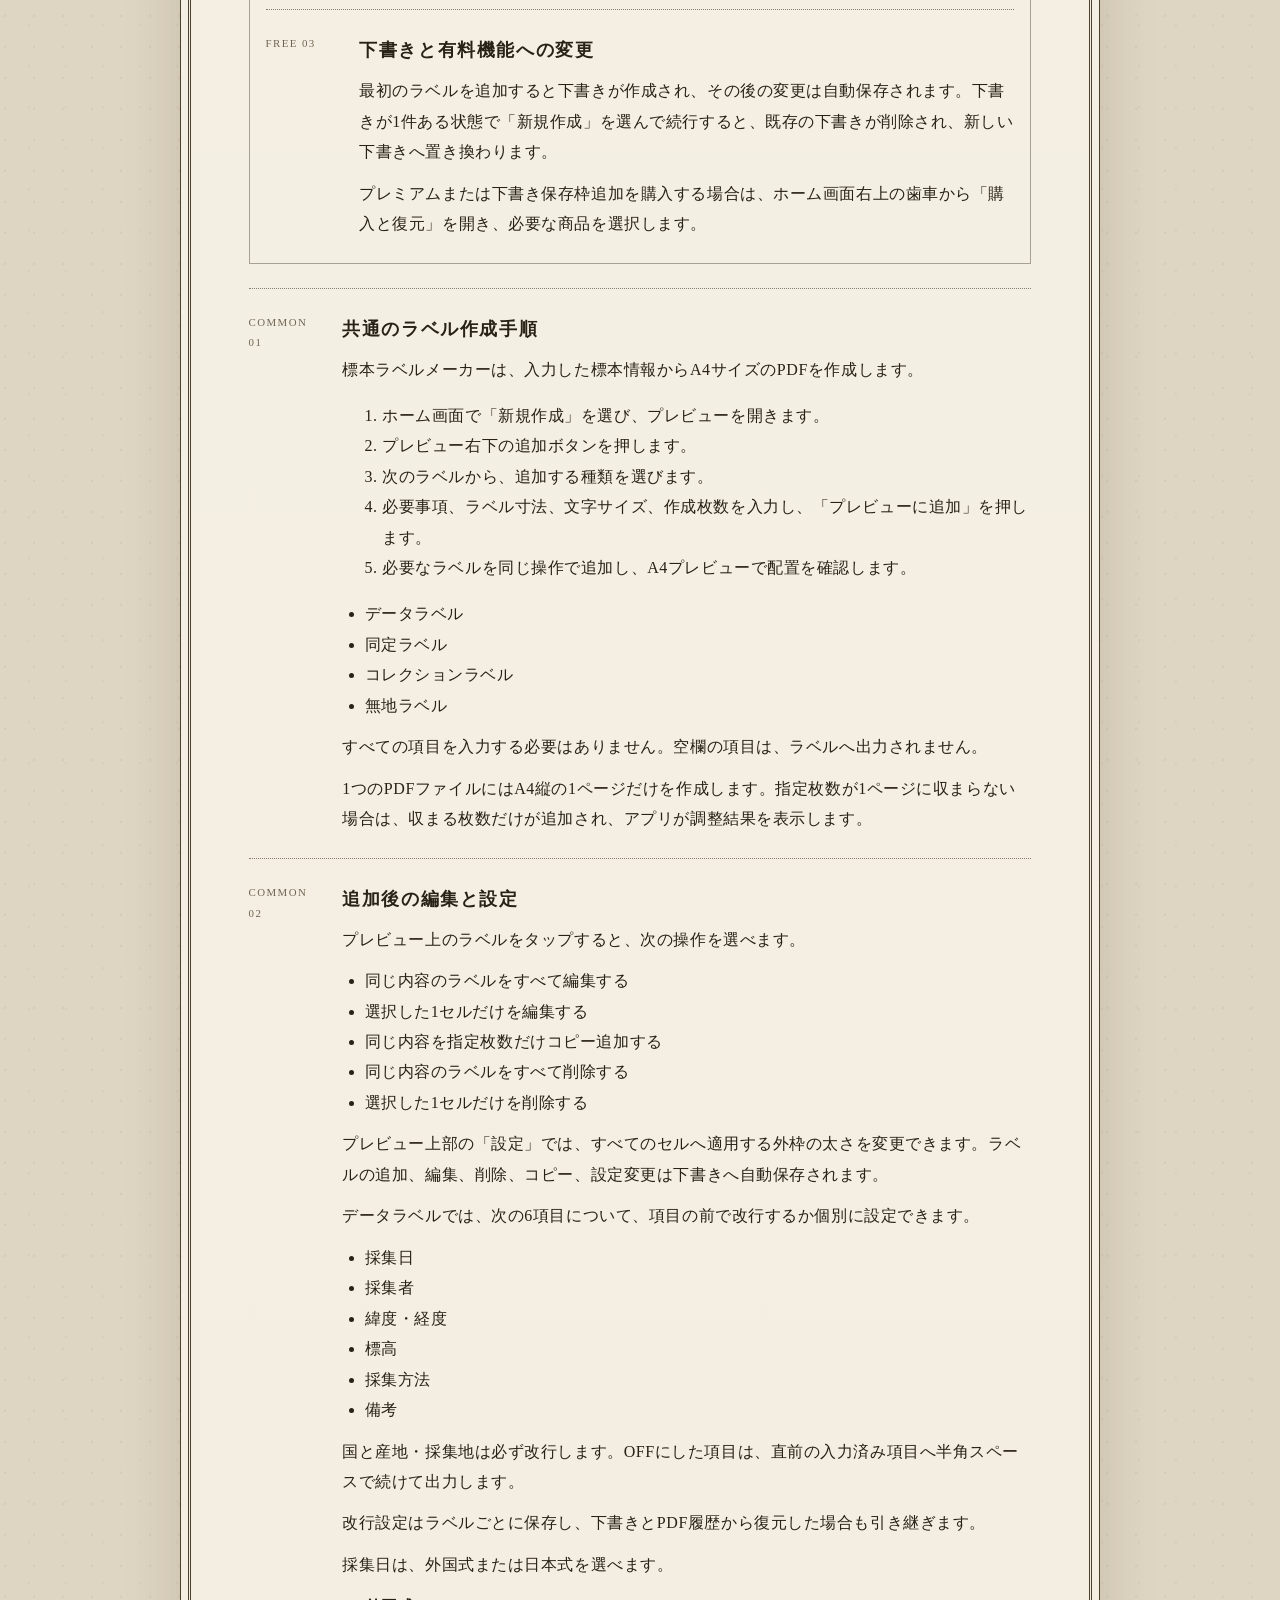
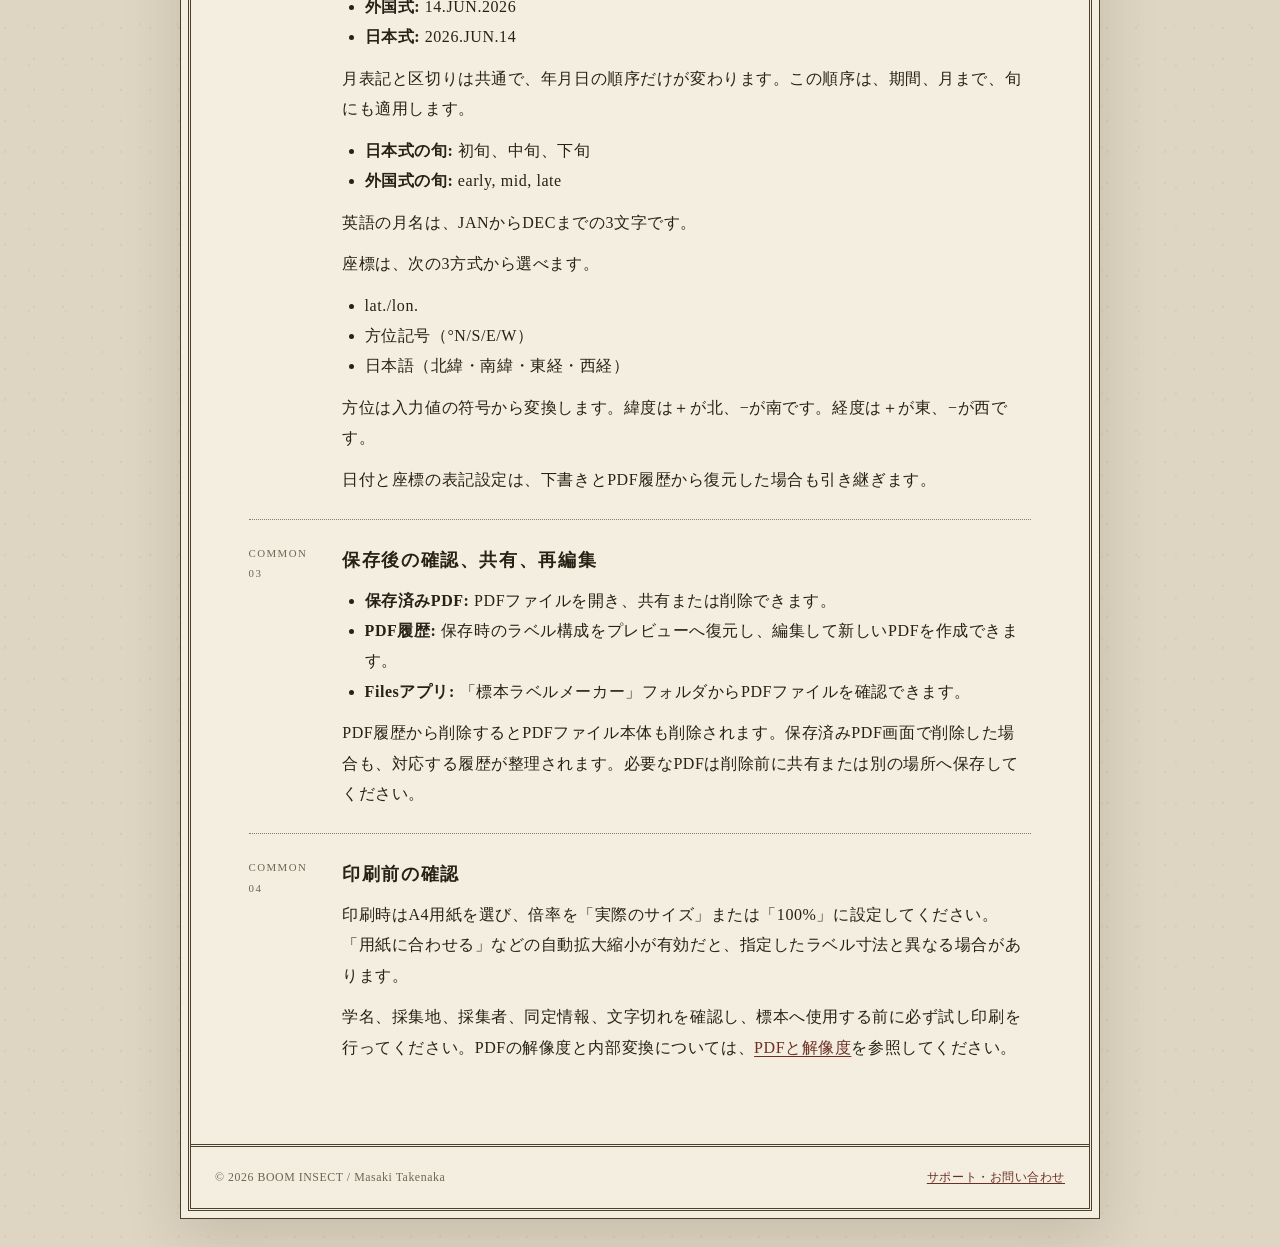
<file: usage.html>
<!doctype html>
<html lang="ja">
<head>
  <meta charset="utf-8">
  <meta name="viewport" content="width=device-width, initial-scale=1">
  <meta name="description" content="標本ラベルメーカーの使用方法。ラベル作成、無料保存、プレミアム、下書き保存枠追加、購入の復元について説明します。">
  <title>使用方法 | 標本ラベルメーカー</title>
  <link rel="icon" href="assets/app-icon.png">
  <link rel="stylesheet" href="styles.css?v=20260621-3">
  <script src="usage.js?v=20260621-1" defer></script>
</head>
<body>
  <a class="skip-link" href="#main">本文へ移動</a>
  <div class="sheet"><div class="inner-frame">
    <header class="masthead">
      <img class="app-mark" src="assets/app-icon.png" alt="標本ラベルメーカーのアイコン" width="80" height="80">
      <div><p class="eyebrow">BOOM INSECT · Digital Catalogue</p><p class="site-title">標本ラベルメーカー</p><p class="site-subtitle">A utility for entomological specimen labels</p></div>
      <p class="catalogue-number">Doc. SLM-G01</p>
    </header>
    <nav class="site-nav" aria-label="主要ナビゲーション"><a href="index.html">総目録</a><a href="usage.html" aria-current="page">使用方法</a><a href="pdf-technology.html">テクノロジー</a><a href="api.html">API</a><a href="support.html">サポート</a><a href="updates.html">更新履歴</a><a href="privacy.html">プライバシー</a><a href="terms.html">利用規約</a><a href="commerce.html">特商法</a></nav>
    <main id="main">
      <header class="document-head"><h1>使用方法</h1><p class="latin-note">Modus operandi</p><p class="date-line">掲載日 2026年6月20日</p></header>
      <p class="lead">ラベルを作成する操作は共通ですが、PDF保存と下書き件数は購入状態によって経路が異なります。最初に自分の状態を確認し、該当する分岐を参照してください。</p>

      <section class="usage-branch" aria-labelledby="usage-branch-title">
        <p class="section-number">Select a guide</p>
        <h2 id="usage-branch-title">利用状態を選択</h2>
        <p>現在の利用状態に合う案内を選んでください。共通のラベル作成手順は、選択した案内の後に掲載しています。</p>
        <div class="usage-tabs" role="tablist" aria-label="利用状態">
          <button id="free-tab" class="usage-tab" type="button" role="tab" aria-selected="true" aria-controls="free-guide" data-plan="free">無料版</button>
          <button id="premium-tab" class="usage-tab" type="button" role="tab" aria-selected="false" aria-controls="premium-guide" data-plan="premium" tabindex="-1">有料版</button>
        </div>
      </section>

      <div id="free-guide" class="usage-panel" role="tabpanel" aria-labelledby="free-tab" data-plan-panel="free">
        <section class="policy-section">
          <p class="section-number">Free 01</p>
          <div>
            <h2>無料版で利用できる内容</h2>
            <ul>
              <li>PDFは暦月ごとに2回まで無料保存できます。</li>
              <li>PDF保存時にインターネット通信と広告視聴が必要です。</li>
              <li>下書きは1件です。下書き保存枠追加を購入すると10件になります。</li>
            </ul>
            <p>下書き保存枠追加は買い切り商品です。これだけを購入した場合もPDF保存は無料版の経路となり、暦月ごとに2回の無料枠、通信、広告視聴が必要です。</p>
          </div>
        </section>

        <section class="policy-section">
          <p class="section-number">Free 02</p>
          <div>
            <h2>無料版でPDFを保存する</h2>
            <ol>
              <li>プレビュー右上の「PDF保存」を押します。</li>
              <li>文字切れや学名表記などの警告が表示された場合は、内容を確認して修正するか、「このまま保存」を選びます。</li>
              <li>アプリが通信し、当月の無料保存枠と利用可能状態を確認します。</li>
              <li>確認画面で残り回数を確認し、「広告を表示して保存へ進む」を押します。</li>
              <li>広告を最後まで視聴します。広告報酬が確認されると無料保存枠を1回使用し、PDF保存へ進みます。</li>
              <li>「PDFを保存しました」と表示されたら完了です。</li>
            </ol>
            <p>広告を途中で閉じた場合、広告を読み込めない場合、無料枠を使い切った場合は保存できません。初回などには、広告に関する同意画面が先に表示される場合があります。</p>
            <p>無料枠の予約後にPDF生成または履歴保存が失敗した場合、アプリは無料枠の復元を試みます。復元結果は画面の案内で確認してください。</p>
          </div>
        </section>

        <section class="policy-section">
          <p class="section-number">Free 03</p>
          <div>
            <h2>下書きと有料機能への変更</h2>
            <p>最初のラベルを追加すると下書きが作成され、その後の変更は自動保存されます。下書きが1件ある状態で「新規作成」を選んで続行すると、既存の下書きが削除され、新しい下書きへ置き換わります。</p>
            <p>プレミアムまたは下書き保存枠追加を購入する場合は、ホーム画面右上の歯車から「購入と復元」を開き、必要な商品を選択します。</p>
          </div>
        </section>
      </div>

      <div id="premium-guide" class="usage-panel" role="tabpanel" aria-labelledby="premium-tab" data-plan-panel="premium">
        <section class="policy-section">
          <p class="section-number">Premium 01</p>
          <div>
            <h2>有料版で利用できる内容</h2>
            <ul>
              <li>PDFを回数制限なし、広告なしで保存できます。</li>
              <li>購入状態を確認済みであれば、PDFをオフラインでも保存できます。</li>
              <li>下書きは通常1件です。下書き保存枠追加を別途購入すると10件になります。</li>
            </ul>
            <p>月額プレミアムと年額プレミアムの機能は同じで、異なるのは請求期間です。下書き保存枠追加は、プレミアムとは別の買い切り商品です。</p>
          </div>
        </section>

        <section class="policy-section">
          <p class="section-number">Premium 02</p>
          <div>
            <h2>有料版でPDFを保存する</h2>
            <ol>
              <li>月額または年額プレミアムが「加入中」であることをホーム画面または設定画面で確認します。</li>
              <li>プレビュー右上の「PDF保存」を押します。</li>
              <li>保存前の警告があれば確認します。</li>
              <li>広告表示と無料保存枠の確認を行わず、PDFが端末へ直接保存されます。</li>
            </ol>
            <p>購入状態の取得、購入、復元など、StoreKitを利用する操作には通信が必要になる場合があります。</p>
          </div>
        </section>

        <section class="policy-section">
          <p class="section-number">Premium 03</p>
          <div>
            <h2>下書き、更新、購入の復元</h2>
            <p>下書き保存枠追加が未購入の場合は1件、購入済みの場合は10件です。上限に達した状態で「新規作成」を選んで続行すると、最も古い下書きが削除され、新しい下書きへ置き換わります。</p>
            <p>機種変更や再インストール後は、同じApple Accountで「購入を復元」を選択してください。プレミアムの有効期間が終了するとPDF保存は無料版の経路へ戻ります。買い切りの下書き保存枠追加は、購入情報が有効である限り10件のままです。</p>
          </div>
        </section>
      </div>

      <section class="policy-section">
        <p class="section-number">Common 01</p>
        <div>
          <h2>共通のラベル作成手順</h2>
          <p>標本ラベルメーカーは、入力した標本情報からA4サイズのPDFを作成します。</p>
          <ol>
            <li>ホーム画面で「新規作成」を選び、プレビューを開きます。</li>
            <li>プレビュー右下の追加ボタンを押します。</li>
            <li>次のラベルから、追加する種類を選びます。</li>
            <li>必要事項、ラベル寸法、文字サイズ、作成枚数を入力し、「プレビューに追加」を押します。</li>
            <li>必要なラベルを同じ操作で追加し、A4プレビューで配置を確認します。</li>
          </ol>
          <ul>
            <li>データラベル</li>
            <li>同定ラベル</li>
            <li>コレクションラベル</li>
            <li>無地ラベル</li>
          </ul>
          <p>すべての項目を入力する必要はありません。空欄の項目は、ラベルへ出力されません。</p>
          <p>1つのPDFファイルにはA4縦の1ページだけを作成します。指定枚数が1ページに収まらない場合は、収まる枚数だけが追加され、アプリが調整結果を表示します。</p>
        </div>
      </section>

      <section class="policy-section">
        <p class="section-number">Common 02</p>
        <div>
          <h2>追加後の編集と設定</h2>
          <p>プレビュー上のラベルをタップすると、次の操作を選べます。</p>
          <ul>
            <li>同じ内容のラベルをすべて編集する</li>
            <li>選択した1セルだけを編集する</li>
            <li>同じ内容を指定枚数だけコピー追加する</li>
            <li>同じ内容のラベルをすべて削除する</li>
            <li>選択した1セルだけを削除する</li>
          </ul>
          <p>プレビュー上部の「設定」では、すべてのセルへ適用する外枠の太さを変更できます。ラベルの追加、編集、削除、コピー、設定変更は下書きへ自動保存されます。</p>
          <p>データラベルでは、次の6項目について、項目の前で改行するか個別に設定できます。</p>
          <ul>
            <li>採集日</li>
            <li>採集者</li>
            <li>緯度・経度</li>
            <li>標高</li>
            <li>採集方法</li>
            <li>備考</li>
          </ul>
          <p>国と産地・採集地は必ず改行します。OFFにした項目は、直前の入力済み項目へ半角スペースで続けて出力します。</p>
          <p>改行設定はラベルごとに保存し、下書きとPDF履歴から復元した場合も引き継ぎます。</p>
          <p>採集日は、外国式または日本式を選べます。</p>
          <ul>
            <li><strong>外国式:</strong> 14.JUN.2026</li>
            <li><strong>日本式:</strong> 2026.JUN.14</li>
          </ul>
          <p>月表記と区切りは共通で、年月日の順序だけが変わります。この順序は、期間、月まで、旬にも適用します。</p>
          <ul>
            <li><strong>日本式の旬:</strong> 初旬、中旬、下旬</li>
            <li><strong>外国式の旬:</strong> early, mid, late</li>
          </ul>
          <p>英語の月名は、JANからDECまでの3文字です。</p>
          <p>座標は、次の3方式から選べます。</p>
          <ul>
            <li>lat./lon.</li>
            <li>方位記号（°N/S/E/W）</li>
            <li>日本語（北緯・南緯・東経・西経）</li>
          </ul>
          <p>方位は入力値の符号から変換します。緯度は＋が北、−が南です。経度は＋が東、−が西です。</p>
          <p>日付と座標の表記設定は、下書きとPDF履歴から復元した場合も引き継ぎます。</p>
        </div>
      </section>

      <section class="policy-section">
        <p class="section-number">Common 03</p>
        <div>
          <h2>保存後の確認、共有、再編集</h2>
          <ul>
            <li><strong>保存済みPDF:</strong> PDFファイルを開き、共有または削除できます。</li>
            <li><strong>PDF履歴:</strong> 保存時のラベル構成をプレビューへ復元し、編集して新しいPDFを作成できます。</li>
            <li><strong>Filesアプリ:</strong> 「標本ラベルメーカー」フォルダからPDFファイルを確認できます。</li>
          </ul>
          <p>PDF履歴から削除するとPDFファイル本体も削除されます。保存済みPDF画面で削除した場合も、対応する履歴が整理されます。必要なPDFは削除前に共有または別の場所へ保存してください。</p>
        </div>
      </section>

      <section class="policy-section">
        <p class="section-number">Common 04</p>
        <div>
          <h2>印刷前の確認</h2>
          <p>印刷時はA4用紙を選び、倍率を「実際のサイズ」または「100%」に設定してください。「用紙に合わせる」などの自動拡大縮小が有効だと、指定したラベル寸法と異なる場合があります。</p>
          <p>学名、採集地、採集者、同定情報、文字切れを確認し、標本へ使用する前に必ず試し印刷を行ってください。PDFの解像度と内部変換については、<a href="pdf-technology.html?topic=resolution">PDFと解像度</a>を参照してください。</p>
        </div>
      </section>
    </main>
    <footer class="site-footer"><p>© 2026 BOOM INSECT / Masaki Takenaka</p><p><a href="support.html">サポート・お問い合わせ</a></p></footer>
  </div></div>
</body>
</html>
</file>
<file: styles.css>
:root {
  --ink: #282116;
  --muted: #6f6451;
  --paper: #f3eddf;
  --paper-light: #faf6ec;
  --rule: #4c402d;
  --accent: #6d2f25;
  --shadow: rgba(50, 39, 23, 0.14);
}

* {
  box-sizing: border-box;
}

html {
  scroll-behavior: smooth;
}

body {
  margin: 0;
  color: var(--ink);
  background:
    radial-gradient(circle at 18% 12%, rgba(112, 87, 49, 0.07) 0 1px, transparent 1.5px),
    radial-gradient(circle at 78% 64%, rgba(112, 87, 49, 0.05) 0 1px, transparent 1.5px),
    #ded5c2;
  background-size: 29px 31px, 37px 41px, auto;
  font-family: "Yu Mincho", "Hiragino Mincho ProN", "Hiragino Mincho Pro", serif;
  line-height: 1.9;
  letter-spacing: 0.035em;
}

a {
  color: var(--accent);
  text-underline-offset: 0.2em;
  text-decoration-thickness: 1px;
}

a:hover {
  text-decoration-thickness: 2px;
}

.skip-link {
  position: absolute;
  top: -5rem;
  left: 1rem;
  z-index: 10;
  padding: 0.5rem 0.8rem;
  color: var(--paper-light);
  background: var(--ink);
}

.skip-link:focus {
  top: 1rem;
}

.sheet {
  width: min(920px, calc(100% - 32px));
  min-height: 100vh;
  margin: 28px auto;
  background:
    linear-gradient(rgba(255, 255, 255, 0.18), rgba(255, 255, 255, 0.04)),
    var(--paper);
  border: 1px solid var(--rule);
  box-shadow: 0 18px 55px var(--shadow);
}

.inner-frame {
  margin: 7px;
  border: 3px double var(--rule);
}

.masthead {
  display: grid;
  grid-template-columns: 86px 1fr auto;
  gap: 1.2rem;
  align-items: center;
  padding: 1.35rem 1.5rem 1.15rem;
  border-bottom: 3px double var(--rule);
}

.app-mark {
  display: block;
  width: 80px;
  height: 80px;
  border: 1px solid var(--rule);
  border-radius: 12px;
}

.eyebrow,
.catalogue-number,
.latin-note,
.section-number,
.date-line {
  font-family: Georgia, "Times New Roman", serif;
  text-transform: uppercase;
  letter-spacing: 0.13em;
}

.eyebrow {
  margin: 0 0 0.1rem;
  color: var(--muted);
  font-size: 0.72rem;
}

.site-title {
  margin: 0;
  font-size: clamp(1.45rem, 4vw, 2.15rem);
  line-height: 1.25;
  letter-spacing: 0.09em;
  font-weight: 600;
}

.site-subtitle {
  margin: 0.25rem 0 0;
  color: var(--muted);
  font-family: Georgia, "Times New Roman", serif;
  font-size: 0.76rem;
  font-style: italic;
}

.catalogue-number {
  align-self: start;
  margin: 0;
  padding: 0.22rem 0.5rem;
  border: 1px solid var(--rule);
  font-size: 0.68rem;
  white-space: nowrap;
}

.site-nav {
  display: grid;
  grid-template-columns: repeat(9, minmax(0, 1fr));
  justify-content: center;
  border-bottom: 1px solid var(--rule);
  font-size: 0.76rem;
  letter-spacing: 0.04em;
}

.site-nav a {
  padding: 0.65rem 0.35rem;
  color: var(--ink);
  text-decoration: none;
  text-align: center;
  white-space: nowrap;
  border-inline-start: 1px solid rgba(76, 64, 45, 0.45);
}

.site-nav a:last-child {
  border-inline-end: 1px solid rgba(76, 64, 45, 0.45);
}

.site-nav a[aria-current="page"],
.site-nav a:hover {
  color: var(--paper-light);
  background: var(--rule);
}

@media (max-width: 1000px) {
  .site-nav {
    grid-template-columns: repeat(3, minmax(0, 1fr));
  }

  .site-nav a {
    border-bottom: 1px solid rgba(76, 64, 45, 0.28);
  }
}

main {
  padding: clamp(1.5rem, 5vw, 3.6rem);
}

.document-head {
  position: relative;
  margin-bottom: 2.6rem;
  padding: 1.3rem 0 1.5rem;
  text-align: center;
  border-top: 1px solid var(--rule);
  border-bottom: 1px solid var(--rule);
}

.document-head::before,
.document-head::after {
  content: "◆";
  position: absolute;
  left: 50%;
  padding: 0 0.8rem;
  color: var(--rule);
  background: var(--paper);
  transform: translateX(-50%);
  font-size: 0.55rem;
}

.document-head::before {
  top: -0.62rem;
}

.document-head::after {
  bottom: -0.62rem;
}

.document-head h1 {
  margin: 0;
  font-size: clamp(1.65rem, 5vw, 2.65rem);
  font-weight: 500;
  letter-spacing: 0.12em;
}

.latin-note {
  margin: 0.35rem 0 0;
  color: var(--muted);
  font-size: 0.72rem;
  font-style: italic;
}

.date-line {
  margin: 0.65rem 0 0;
  font-size: 0.68rem;
}

.lead {
  max-width: 42rem;
  margin: 0 auto 2.5rem;
  font-size: 1.04rem;
  text-align: left;
}

.usage-branch {
  margin-bottom: 1.2rem;
  padding: 1.25rem;
  border: 3px double var(--rule);
  background: rgba(250, 246, 236, 0.42);
}

.usage-branch h2,
.usage-branch p {
  margin: 0;
}

.usage-branch h2 {
  font-size: 1.2rem;
  letter-spacing: 0.09em;
}

.usage-branch h2 + p {
  margin-top: 0.35rem;
}

.usage-tabs {
  display: grid;
  grid-template-columns: repeat(2, minmax(0, 1fr));
  margin-top: 1rem;
  border: 1px solid var(--rule);
}

.usage-tab {
  min-height: 3.2rem;
  padding: 0.7rem 1rem;
  color: var(--ink);
  background: transparent;
  border: 0;
  border-radius: 0;
  font: 600 1rem/1.4 "Yu Mincho", "Hiragino Mincho ProN", "Hiragino Mincho Pro", serif;
  letter-spacing: 0.12em;
  cursor: pointer;
}

.usage-tab + .usage-tab {
  border-inline-start: 1px solid var(--rule);
}

.usage-tab[aria-selected="true"] {
  color: var(--paper-light);
  background: var(--rule);
}

.usage-tab:hover:not([aria-selected="true"]) {
  background: rgba(76, 64, 45, 0.08);
}

.usage-tab:focus-visible {
  position: relative;
  z-index: 1;
  outline: 3px double var(--accent);
  outline-offset: -5px;
}

.technology-tabs {
  grid-template-columns: repeat(5, minmax(0, 1fr));
}

.technology-tab {
  min-height: 4.5rem;
  padding-inline: 0.45rem;
  font-size: 0.82rem;
  letter-spacing: 0.05em;
}

.technology-article {
  margin-bottom: 0;
}

.usage-panel {
  margin-bottom: 1.5rem;
  padding-inline: 1rem;
  border-inline: 1px solid rgba(76, 64, 45, 0.45);
  border-bottom: 1px solid rgba(76, 64, 45, 0.45);
}

.usage-panel[hidden] {
  display: none;
}

.policy-section {
  display: grid;
  grid-template-columns: 4.6rem 1fr;
  gap: 1.25rem;
  padding: 1.45rem 0;
  border-top: 1px dotted rgba(76, 64, 45, 0.65);
}

.section-number {
  margin: 0.15rem 0 0;
  color: var(--muted);
  font-size: 0.68rem;
}

.policy-section h2 {
  margin: 0 0 0.55rem;
  font-size: 1.12rem;
  letter-spacing: 0.09em;
  font-weight: 600;
}

.policy-section p,
.policy-section ul {
  margin: 0;
  text-align: left;
}

.policy-section p + p,
.policy-section p + ul,
.policy-section ul + p {
  margin-top: 0.7rem;
}

.policy-section ul {
  padding-left: 1.4rem;
}

.verification-note,
.source-note {
  color: var(--muted);
  font-size: 0.86rem;
}

.verification-note {
  margin: 0 0 1.5rem;
  padding: 0.85rem 1rem;
  border-inline-start: 3px double var(--rule);
  background: rgba(76, 64, 45, 0.05);
}

.source-note {
  margin-top: 0.9rem !important;
  padding-top: 0.65rem;
  border-top: 1px dotted rgba(76, 64, 45, 0.5);
}

.retention-table {
  width: 100%;
  margin-top: 0.7rem;
  border-collapse: collapse;
  font-size: 0.93rem;
}

.retention-table th,
.retention-table td {
  padding: 0.55rem 0.65rem;
  text-align: left;
  vertical-align: top;
  border: 1px solid rgba(76, 64, 45, 0.7);
}

.retention-table th {
  width: 32%;
  background: rgba(76, 64, 45, 0.07);
  font-weight: 600;
}

.index-grid {
  display: grid;
  grid-template-columns: repeat(2, minmax(0, 1fr));
  gap: 1.25rem;
  margin: 2rem 0;
}

.index-card {
  display: block;
  min-height: 14rem;
  padding: 1.4rem;
  color: var(--ink);
  border: 3px double var(--rule);
  text-decoration: none;
  background: rgba(250, 246, 236, 0.42);
}

.index-card:hover {
  background: var(--paper-light);
  transform: translateY(-2px);
}

.index-card .section-number {
  display: block;
  margin-bottom: 1.25rem;
}

.index-card h2 {
  margin: 0 0 0.7rem;
  font-size: 1.35rem;
  font-weight: 500;
  letter-spacing: 0.08em;
}

.index-card p {
  margin: 0;
  color: var(--muted);
}

.index-card .read-more {
  display: block;
  margin-top: 1.2rem;
  color: var(--accent);
  font-size: 0.82rem;
}

.support-box {
  padding: 1.25rem 1.4rem;
  border: 3px double var(--rule);
  background: rgba(250, 246, 236, 0.5);
}

.support-box p {
  margin: 0.25rem 0;
}

.revision-entry {
  position: relative;
  padding-left: 1.4rem;
  border-left: 1px solid var(--rule);
}

.revision-entry::before {
  content: "";
  position: absolute;
  top: 0.65rem;
  left: -0.32rem;
  width: 0.55rem;
  height: 0.55rem;
  background: var(--paper);
  border: 1px solid var(--rule);
  transform: rotate(45deg);
}

.revision-entry h2 {
  margin-bottom: 0.1rem;
}

.revision-version {
  margin: 0 0 0.6rem;
  color: var(--muted);
  font-family: Georgia, "Times New Roman", serif;
  font-size: 0.76rem;
  letter-spacing: 0.1em;
  text-transform: uppercase;
}

.contact-address {
  font-style: normal;
}

.site-footer {
  display: grid;
  grid-template-columns: 1fr auto;
  gap: 1rem;
  padding: 1.2rem 1.5rem;
  color: var(--muted);
  border-top: 3px double var(--rule);
  font-size: 0.74rem;
}

.site-footer p {
  margin: 0;
}

@media (max-width: 640px) {
  .sheet {
    width: 100%;
    margin: 0;
    border-inline: 0;
  }

  .inner-frame {
    margin: 4px;
  }

  .masthead {
    grid-template-columns: 62px 1fr;
    gap: 0.8rem;
    padding: 1rem;
  }

  .app-mark {
    width: 58px;
    height: 58px;
    border-radius: 9px;
  }

  .catalogue-number {
    display: none;
  }

  .site-nav {
    grid-template-columns: repeat(3, minmax(0, 1fr));
    font-size: 0.76rem;
  }

  .site-nav a {
    padding-inline: 0.35rem;
    text-align: center;
  }

  main {
    padding: 1.35rem 1rem 2rem;
  }

  .policy-section {
    display: block;
  }

  .usage-branch {
    padding: 1rem;
  }

  .usage-panel {
    padding-inline: 0.75rem;
  }

  .technology-tabs {
    grid-template-columns: repeat(2, minmax(0, 1fr));
  }

  .technology-tab {
    min-height: 3.8rem;
    border-bottom: 1px solid rgba(76, 64, 45, 0.45);
  }

  .technology-tab + .technology-tab {
    border-inline-start: 0;
  }

  .technology-tab:nth-child(even) {
    border-inline-start: 1px solid var(--rule);
  }

  .technology-tab:last-child {
    grid-column: 1 / -1;
    border-bottom: 0;
  }

  .section-number {
    margin-bottom: 0.3rem;
  }

  .index-grid {
    grid-template-columns: 1fr;
  }

  .retention-table,
  .retention-table tbody,
  .retention-table tr,
  .retention-table th,
  .retention-table td {
    display: block;
    width: 100%;
  }

  .retention-table tr + tr {
    margin-top: 0.6rem;
  }

  .retention-table td {
    border-top: 0;
  }

  .site-footer {
    display: block;
    text-align: center;
  }
}

@media print {
  body {
    background: white;
  }

  .sheet {
    width: 100%;
    margin: 0;
    box-shadow: none;
  }

  .site-nav,
  .skip-link {
    display: none;
  }

  a {
    color: inherit;
  }
}
</file>
